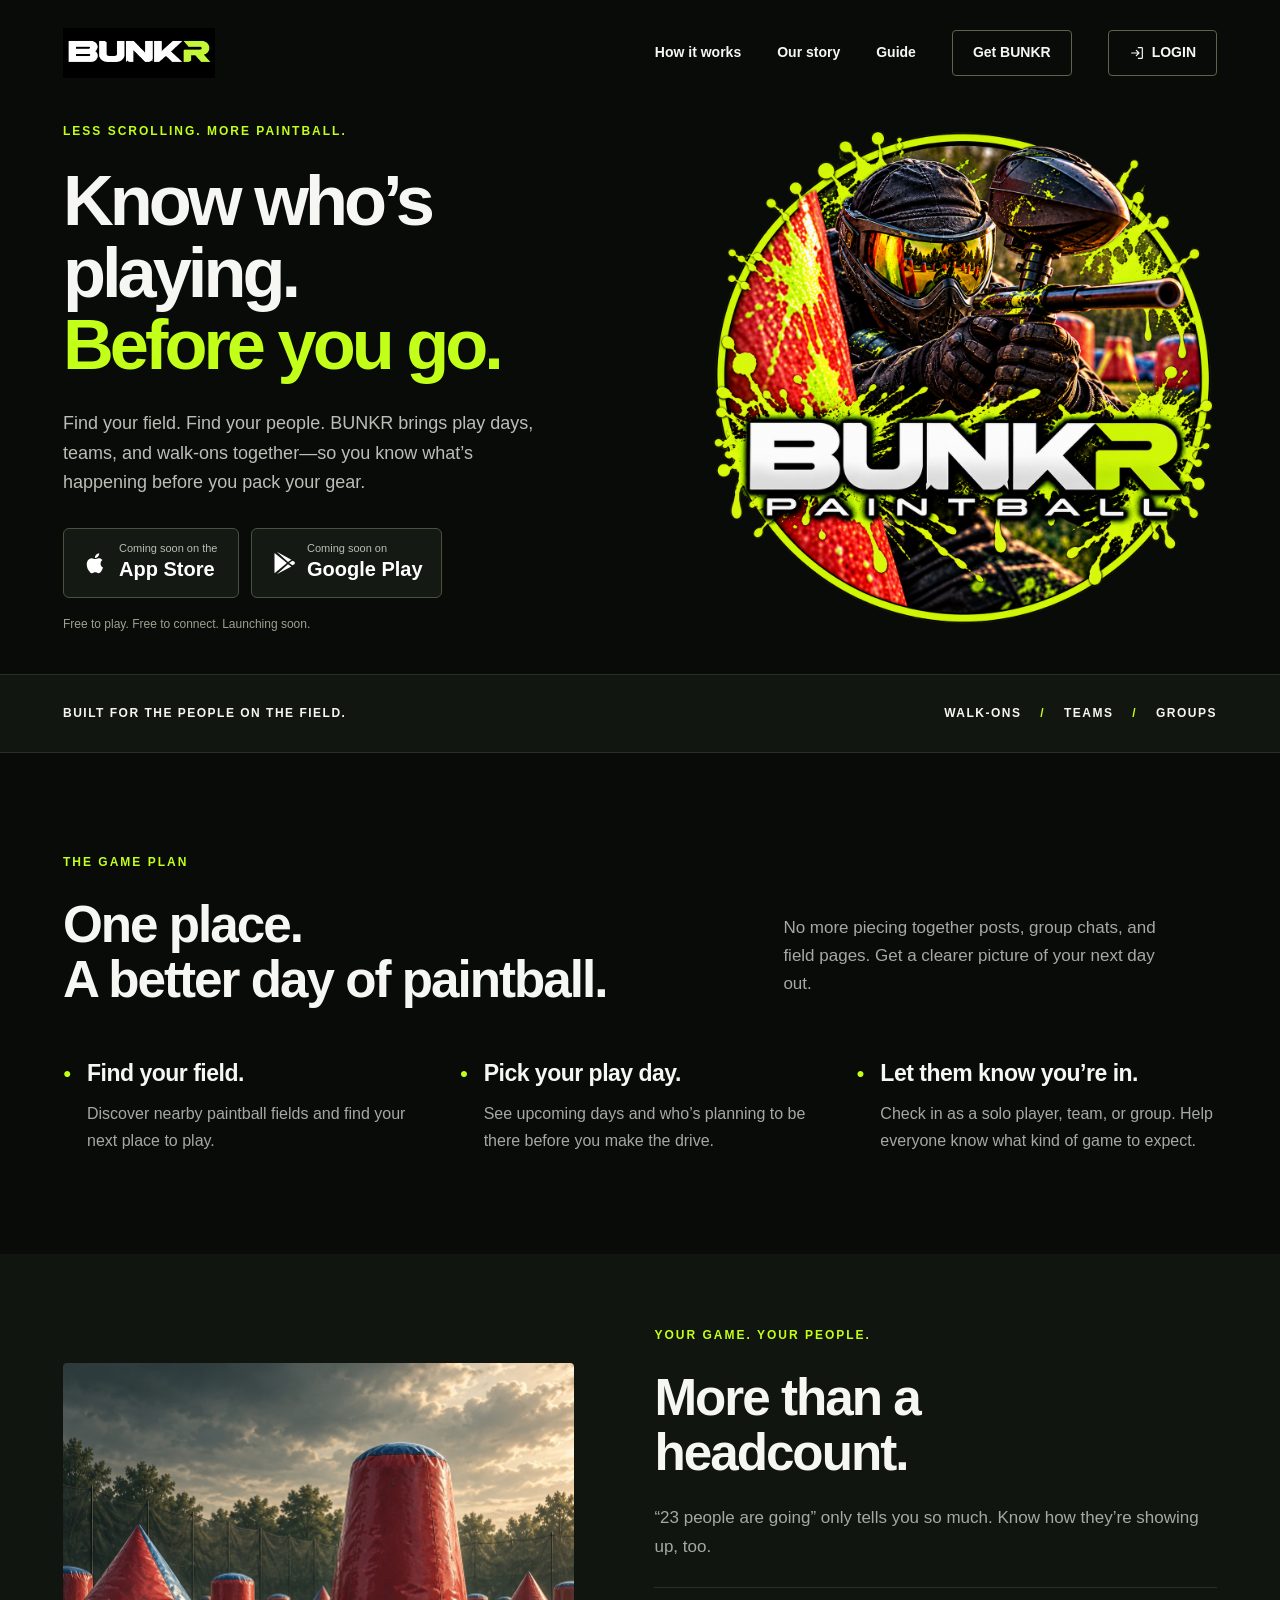
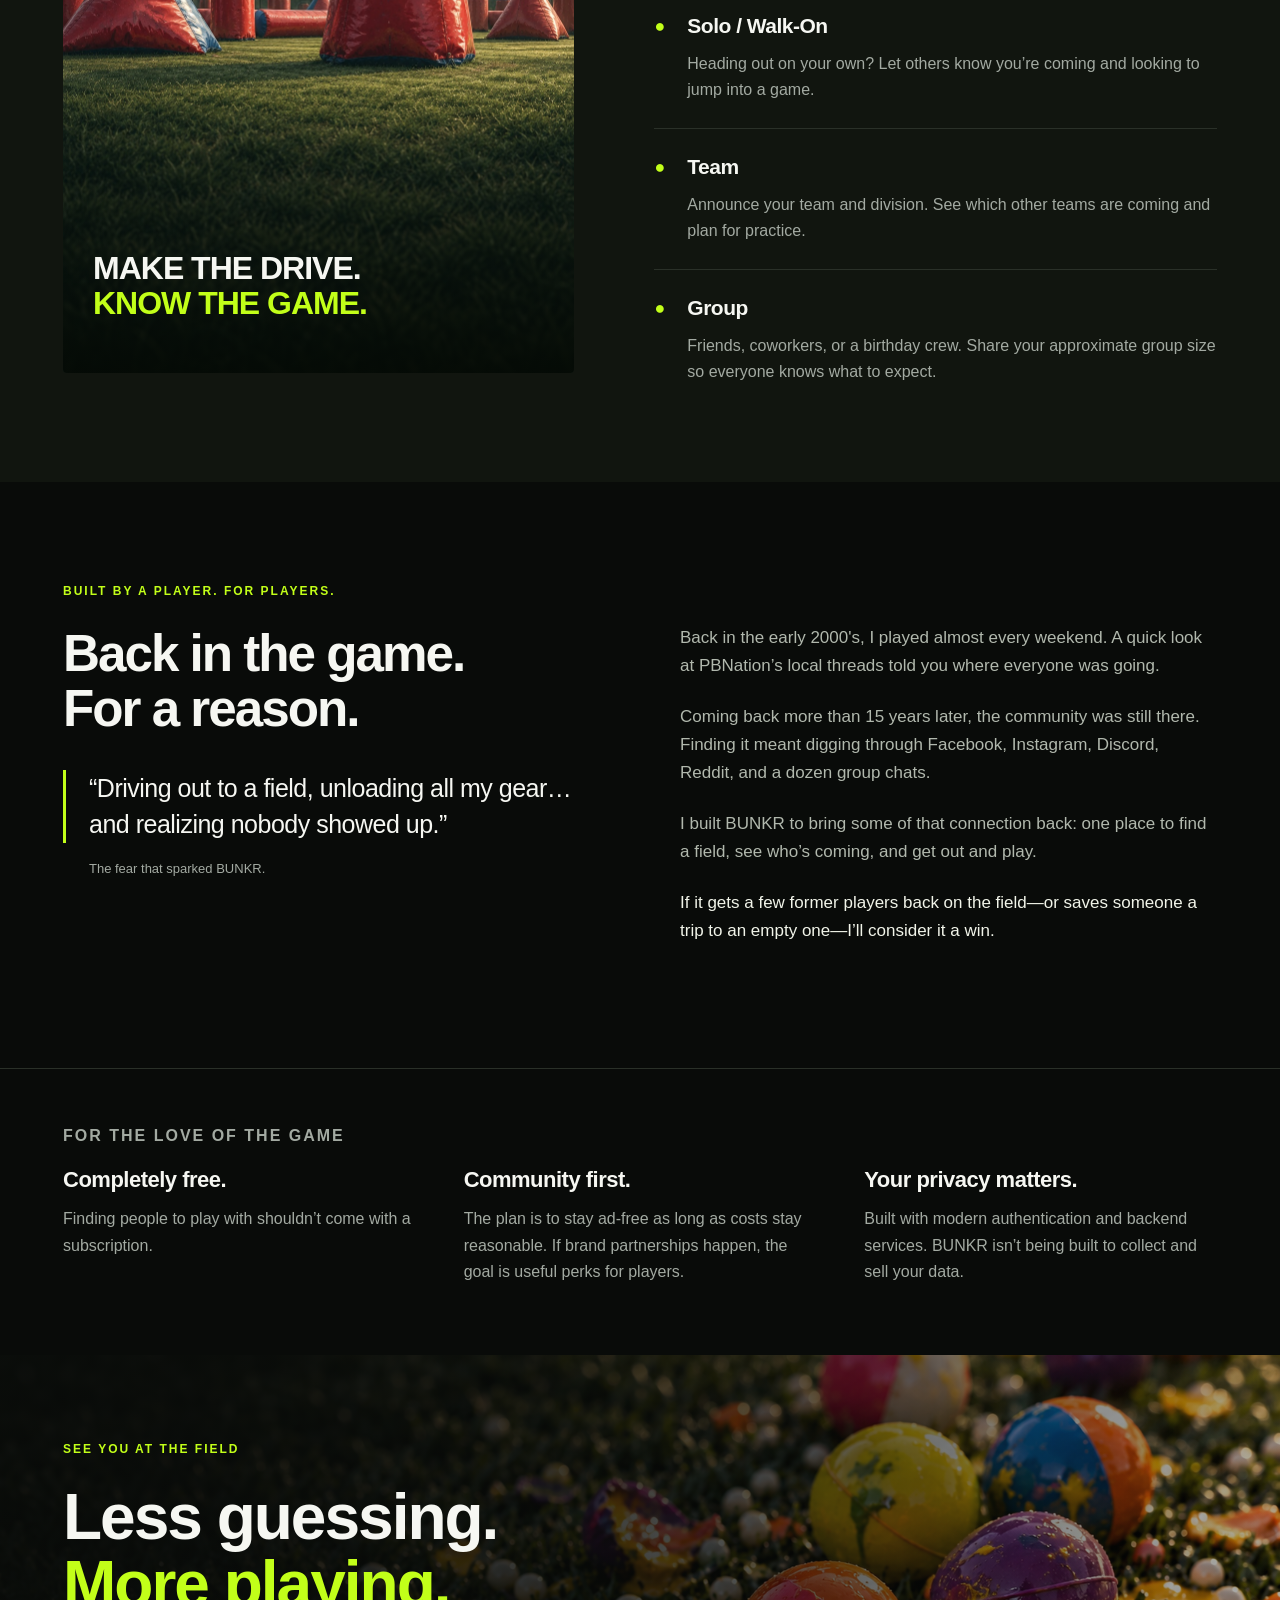
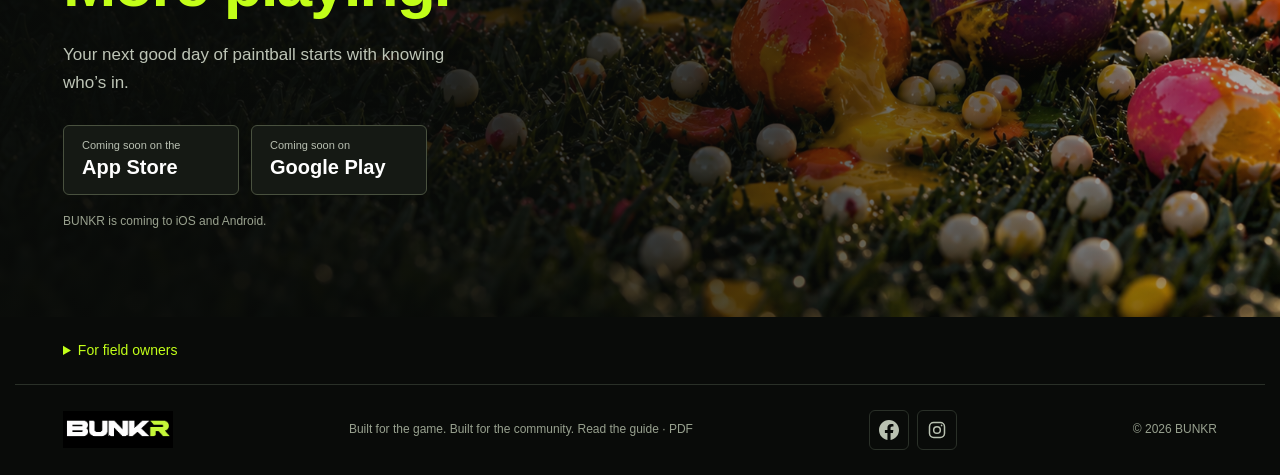
<file: index.html>
<!doctype html>
<html lang="en">
<head>
<meta charset="utf-8"><meta name="viewport" content="width=device-width,initial-scale=1">
<title>BUNKR Paintball — Find Fields, Play Days &amp; Players</title>
<meta name="description" content="Find nearby paintball fields, upcoming play days, and players planning to attend. BUNKR is free for walk-ons, teams, and groups. Play on the web.">
<meta name="theme-color" content="#090b09">
<link rel="icon" href="assets/app-icon.png"><link rel="stylesheet" href="styles.css?v=field-owner-contact-26">
<link rel="canonical" href="https://bunkrpb.com/">
<meta name="robots" content="index, follow, max-image-preview:large">
<meta property="og:type" content="website">
<meta property="og:site_name" content="BUNKR Paintball">
<meta property="og:title" content="BUNKR Paintball — Find Fields, Play Days &amp; Players">
<meta property="og:description" content="Find your field, see who's playing, and plan your next paintball day. Free for walk-ons, teams, and groups.">
<meta property="og:url" content="https://bunkrpb.com/">
<meta name="twitter:card" content="summary">
<meta name="twitter:title" content="BUNKR Paintball — Find Fields, Play Days &amp; Players">
<meta name="twitter:description" content="Find your field, see who's playing, and plan your next paintball day. Free for walk-ons, teams, and groups.">
<script type="application/ld+json">
{
  "@context": "https://schema.org",
  "@graph": [
    {
      "@type": "Organization",
      "@id": "https://bunkrpb.com/#organization",
      "name": "BUNKR Paintball",
      "alternateName": "BUNKR",
      "url": "https://bunkrpb.com/",
      "logo": "https://bunkrpb.com/assets/app-icon.png",
      "sameAs": [
        "https://www.facebook.com/BUNKRPB/",
        "https://www.instagram.com/bunkr_pb/"
      ]
    },
    {
      "@type": "WebSite",
      "@id": "https://bunkrpb.com/#website",
      "url": "https://bunkrpb.com/",
      "name": "BUNKR Paintball",
      "alternateName": "BUNKR",
      "publisher": {
        "@id": "https://bunkrpb.com/#organization"
      },
      "inLanguage": "en"
    },
    {
      "@type": "WebPage",
      "@id": "https://bunkrpb.com/#webpage",
      "url": "https://bunkrpb.com/",
      "name": "BUNKR Paintball \u2014 Find Fields, Play Days & Players",
      "isPartOf": {
        "@id": "https://bunkrpb.com/#website"
      },
      "about": {
        "@id": "https://bunkrpb.com/#organization"
      },
      "description": "Free paintball app for discovering fields, upcoming play days, and who is planning to attend.",
      "inLanguage": "en"
    }
  ]
}
</script>
</head>
<body>
<a class="skip" href="#main">Skip to content</a>
<header class="header wrap"><a href="#" aria-label="BUNKR home" class="brand"><img src="assets/wordmark.png" alt="BUNKR" width="2172" height="724"></a><nav aria-label="Main navigation"><a href="#how-it-works">How it works</a><a href="#our-story">Our story</a><a href="/guide/">Guide</a><a class="nav-cta" href="#download">Get BUNKR</a><a class="nav-cta nav-login" href="https://app.bunkrpb.com/"><svg viewBox="0 0 24 24" fill="none" stroke="currentColor" stroke-width="1.8" stroke-linecap="round" stroke-linejoin="round" aria-hidden="true"><path d="M14 4h5a1 1 0 0 1 1 1v14a1 1 0 0 1-1 1h-5M4 12h11m-4-4 4 4-4 4"/></svg><span>LOGIN</span></a></nav></header>
<main id="main">
<section class="hero wrap">
<div class="hero-copy"><p class="eyebrow">LESS SCROLLING. MORE PAINTBALL.</p><h1>Know who’s<br>playing.<br><span>Before you go.</span></h1><p class="intro">Find your field. Find your people. BUNKR brings play days, teams, and walk-ons together—so you know what’s happening before you pack your gear.</p><div class="stores" aria-label="App availability"><button disabled class="store"><svg viewBox="0 0 24 24" aria-hidden="true"><path d="M16.5 12.5c0-2 1.6-3 1.7-3.1-1-1.5-2.6-1.7-3.2-1.7-1.4-.1-2.7.8-3.4.8-.7 0-1.8-.8-2.9-.8-1.5 0-2.9.9-3.7 2.2-1.6 2.7-.4 6.8 1.1 9 .8 1.1 1.6 2.2 2.8 2.1 1.1 0 1.5-.7 2.9-.7s1.7.7 2.9.7c1.2 0 2-1.1 2.7-2.2.9-1.3 1.3-2.6 1.3-2.7-.1 0-2.2-.9-2.2-3.6ZM14.3 6.2c.6-.8 1.1-1.8 1-2.9-1 .1-2.1.6-2.8 1.4-.6.7-1.2 1.8-1 2.8 1.1.1 2.1-.5 2.8-1.3Z"/></svg><span><small>Coming soon on the</small><strong>App Store</strong></span></button><button disabled class="store"><svg viewBox="0 0 24 24" aria-hidden="true"><path d="m4 3 11 9L4 21V3Zm12 8 3-2L6 2l10 9Zm0 2 3 2-13 7 10-9Zm1-1 3-2 2 1.2v1.6L20 14l-3-2Z"/></svg><span><small>Coming soon on</small><strong>Google Play</strong></span></button></div><p class="availability">Free to play. Free to connect. Launching soon.</p></div>
<div class="hero-image"><img src="assets/bunkr-hero.png" alt="BUNKR Paintball artwork featuring a player surrounded by neon-lime paint splashes" width="1254" height="1254" fetchpriority="high"></div>
</section>
<div class="statement"><div class="wrap"><span>BUILT FOR THE PEOPLE ON THE FIELD.</span><span>WALK-ONS <b> / </b> TEAMS <b> / </b> GROUPS</span></div></div>
<section class="section wrap" id="how-it-works"><div class="section-heading"><p class="eyebrow">THE GAME PLAN</p><h2>One place.<br>A better day of paintball.</h2><p>No more piecing together posts, group chats, and field pages. Get a clearer picture of your next day out.</p></div><div class="steps"><article><span class="number" aria-hidden="true">●</span><h3>Find your field.</h3><p>Discover nearby paintball fields and find your next place to play.</p></article><article><span class="number" aria-hidden="true">●</span><h3>Pick your play day.</h3><p>See upcoming days and who’s planning to be there before you make the drive.</p></article><article><span class="number" aria-hidden="true">●</span><h3>Let them know you’re in.</h3><p>Check in as a solo player, team, or group. Help everyone know what kind of game to expect.</p></article></div></section>
<section class="play-section"><div class="wrap play-grid"><div class="field-image"><img src="assets/field.jpg" alt="Red and blue bunkers on a paintball field" width="1024" height="1536" loading="lazy"><p>MAKE THE DRIVE.<br><span>KNOW THE GAME.</span></p></div><div class="play-copy"><p class="eyebrow">YOUR GAME. YOUR PEOPLE.</p><h2>More than a<br>headcount.</h2><p class="section-intro">“23 people are going” only tells you so much. Know how they’re showing up, too.</p><div class="play-type"><span class="type-mark" aria-hidden="true">●</span><div><h3>Solo / Walk-On</h3><p>Heading out on your own? Let others know you’re coming and looking to jump into a game.</p></div></div><div class="play-type"><span class="type-mark" aria-hidden="true">●</span><div><h3>Team</h3><p>Announce your team and division. See which other teams are coming and plan for practice.</p></div></div><div class="play-type"><span class="type-mark" aria-hidden="true">●</span><div><h3>Group</h3><p>Friends, coworkers, or a birthday crew. Share your approximate group size so everyone knows what to expect.</p></div></div></div></div></section>
<section class="section wrap story" id="our-story"><div><p class="eyebrow">BUILT BY A PLAYER. FOR PLAYERS.</p><h2>Back in the game.<br>For a reason.</h2><blockquote>“Driving out to a field, unloading all my gear… and realizing nobody showed up.”</blockquote><p class="quote-caption">The fear that sparked BUNKR.</p></div><div class="story-text"><p>Back in the early 2000's, I played almost every weekend. A quick look at PBNation’s local threads told you where everyone was going.</p><p>Coming back more than 15 years later, the community was still there. Finding it meant digging through Facebook, Instagram, Discord, Reddit, and a dozen group chats.</p><p>I built BUNKR to bring some of that connection back: one place to find a field, see who’s coming, and get out and play.</p><p class="story-end">If it gets a few former players back on the field—or saves someone a trip to an empty one—I’ll consider it a win.</p></div></section>
<section class="values"><div class="wrap"><p class="eyebrow">FOR THE LOVE OF THE GAME</p><div class="values-grid"><article><h3>Completely free.</h3><p>Finding people to play with shouldn’t come with a subscription.</p></article><article><h3>Community first.</h3><p>The plan is to stay ad-free as long as costs stay reasonable. If brand partnerships happen, the goal is useful perks for players.</p></article><article><h3>Your privacy matters.</h3><p>Built with modern authentication and backend services. BUNKR isn’t being built to collect and sell your data.</p></article></div></div></section>
<section class="download" id="download"><img src="assets/paint-and-bbs.png" alt="Colorful paintballs and airsoft BBs scattered on turf" width="1672" height="941" loading="lazy"><div class="download-inner wrap"><p class="eyebrow">SEE YOU AT THE FIELD</p><h2>Less guessing.<br><span>More playing.</span></h2><p>Your next good day of paintball starts with knowing who’s in.</p><div class="stores"><button disabled class="store"><span><small>Coming soon on the</small><strong>App Store</strong></span></button><button disabled class="store"><span><small>Coming soon on</small><strong>Google Play</strong></span></button></div><p class="availability">BUNKR is coming to iOS and Android.</p></div></section>
</main><section class="wrap field-owner-info"><details><summary>For field owners</summary><p><a href="/guide/#owner-access">Read the illustrated field owner guide →</a> · <a href="/Bunkr-Field-Owner-Guide.pdf">Download PDF</a></p><p>Want to manage your field on Bunkr? Contact <a href="mailto:fields@bunkrpb.com">fields@bunkrpb.com</a> with your field name, location, your role, and the Google email you use for Bunkr. Field management is invitation-only; we’ll verify your connection to the business before assigning access.</p><a href="mailto:fields@bunkrpb.com?subject=Bunkr%20field%20management%20access&body=Field%20name%3A%0ALocation%3A%0AYour%20role%3A%0AGoogle%20email%20used%20for%20Bunkr%3A%0ABusiness%20website%2Fcontact%3A%0A">Request access by email →</a></details></section><footer class="wrap"><a href="#" class="brand" aria-label="BUNKR home"><img src="assets/wordmark.png" alt="BUNKR" width="2172" height="724"></a><p>Built for the game. Built for the community. <a href="/guide/">Read the guide</a> · <a href="/Bunkr-Field-Owner-Guide.pdf">PDF</a></p><div class="footer-socials" aria-label="BUNKR social profiles"><a href="https://www.facebook.com/BUNKRPB/" aria-label="BUNKR on Facebook"><svg viewBox="0 0 24 24" aria-hidden="true" fill="currentColor"><path d="M24 12.073C24 5.405 18.627 0 12 0S0 5.405 0 12.073C0 18.1 4.388 23.094 10.125 24v-8.437H7.078v-3.49h3.047V9.413c0-3.026 1.792-4.697 4.533-4.697 1.312 0 2.686.236 2.686.236v2.97h-1.513c-1.49 0-1.956.931-1.956 1.887v2.264h3.328l-.532 3.49h-2.796V24C19.612 23.094 24 18.1 24 12.073Z"/></svg></a><a href="https://www.instagram.com/bunkr_pb/" aria-label="BUNKR on Instagram"><svg viewBox="0 0 24 24" aria-hidden="true" fill="none" stroke="currentColor" stroke-width="1.8"><rect x="3" y="3" width="18" height="18" rx="5"/><circle cx="12" cy="12" r="4"/><circle cx="17.5" cy="6.5" r="1" fill="currentColor" stroke="none"/></svg></a></div><span>© 2026 BUNKR</span></footer>
</body></html>
</file>
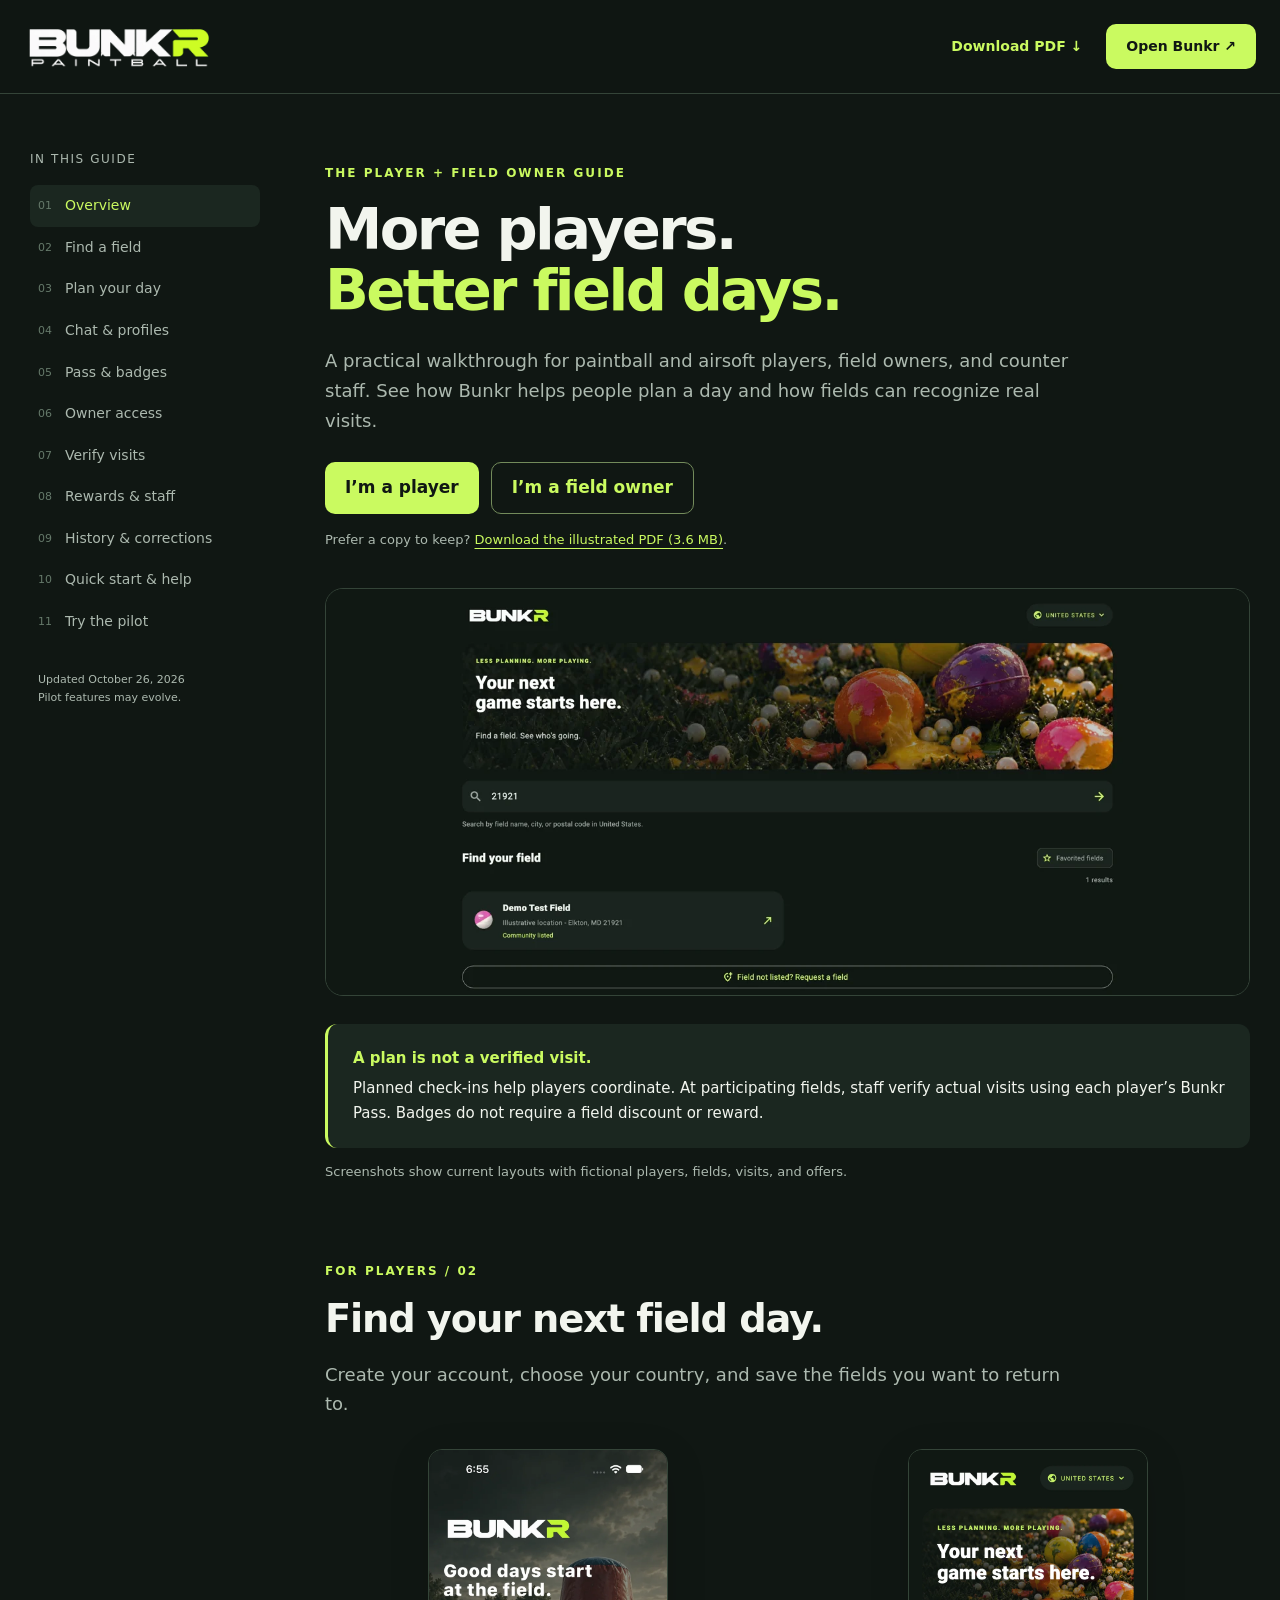
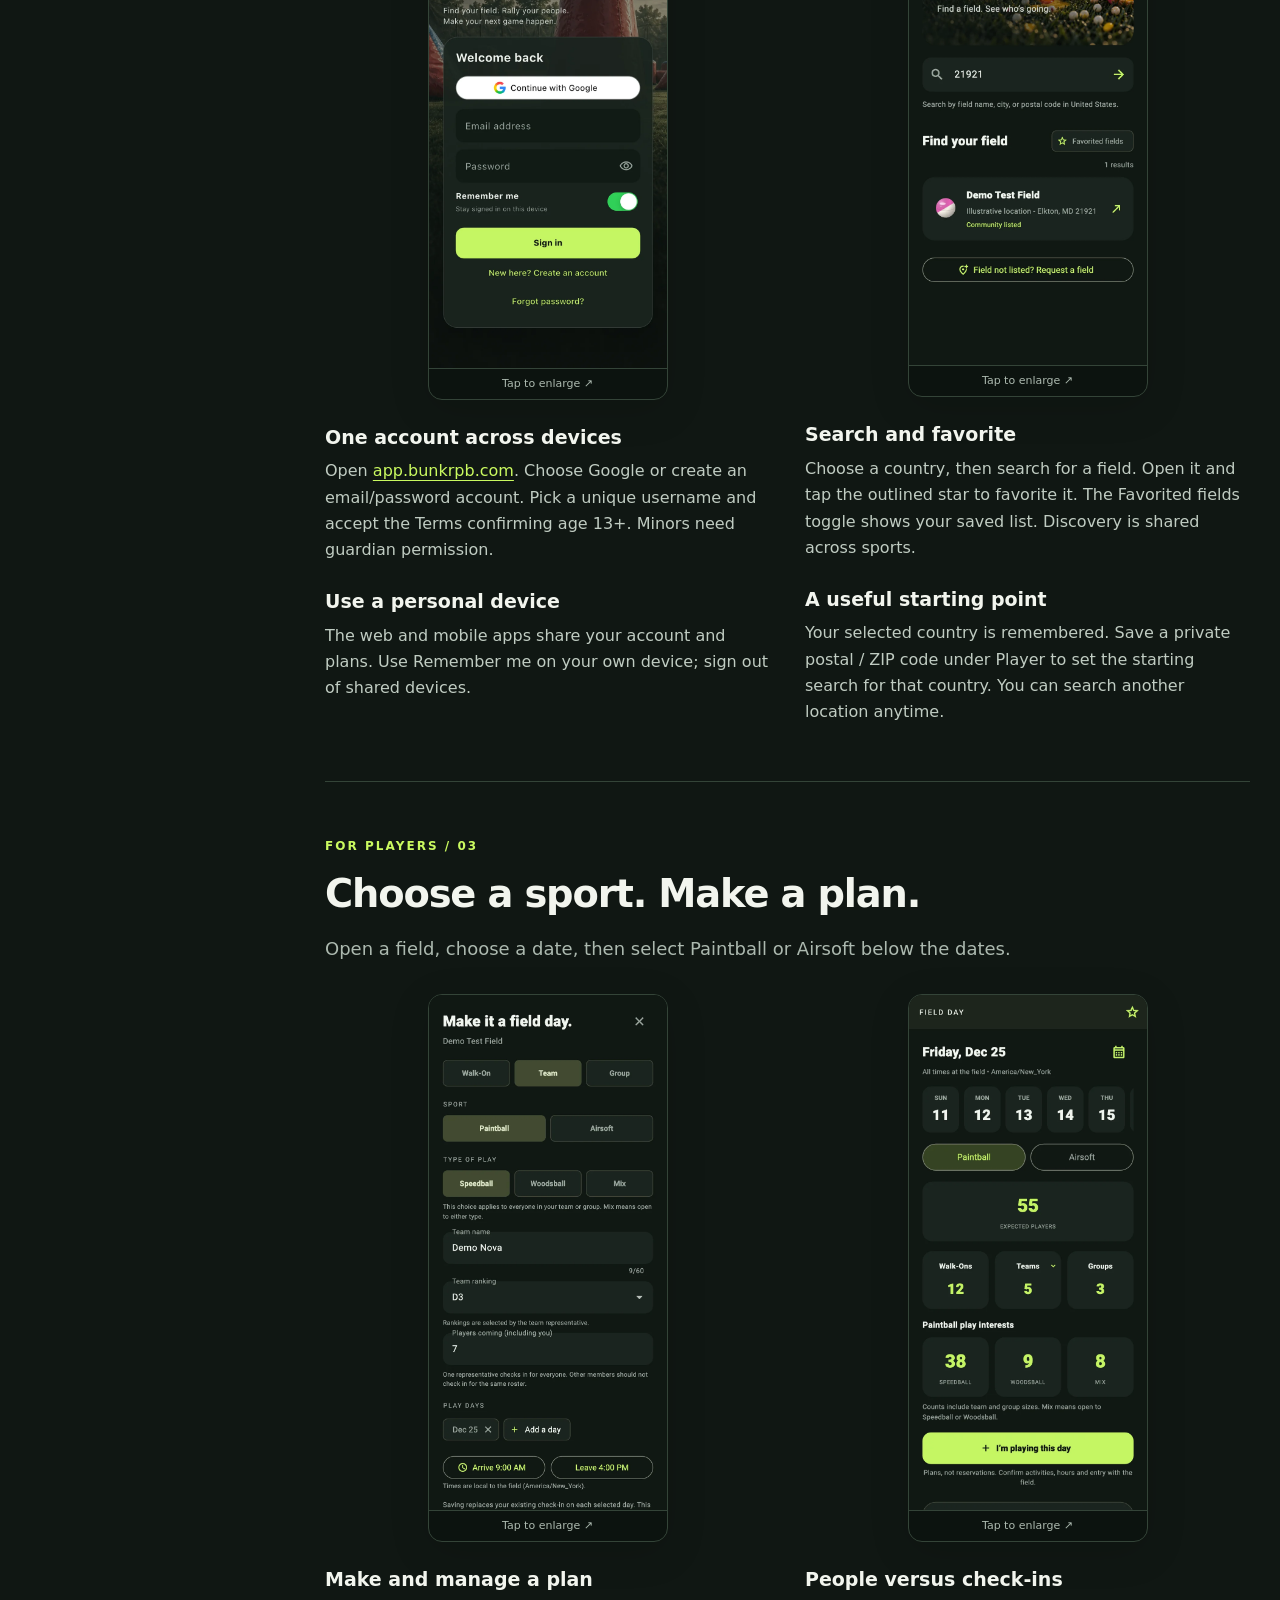
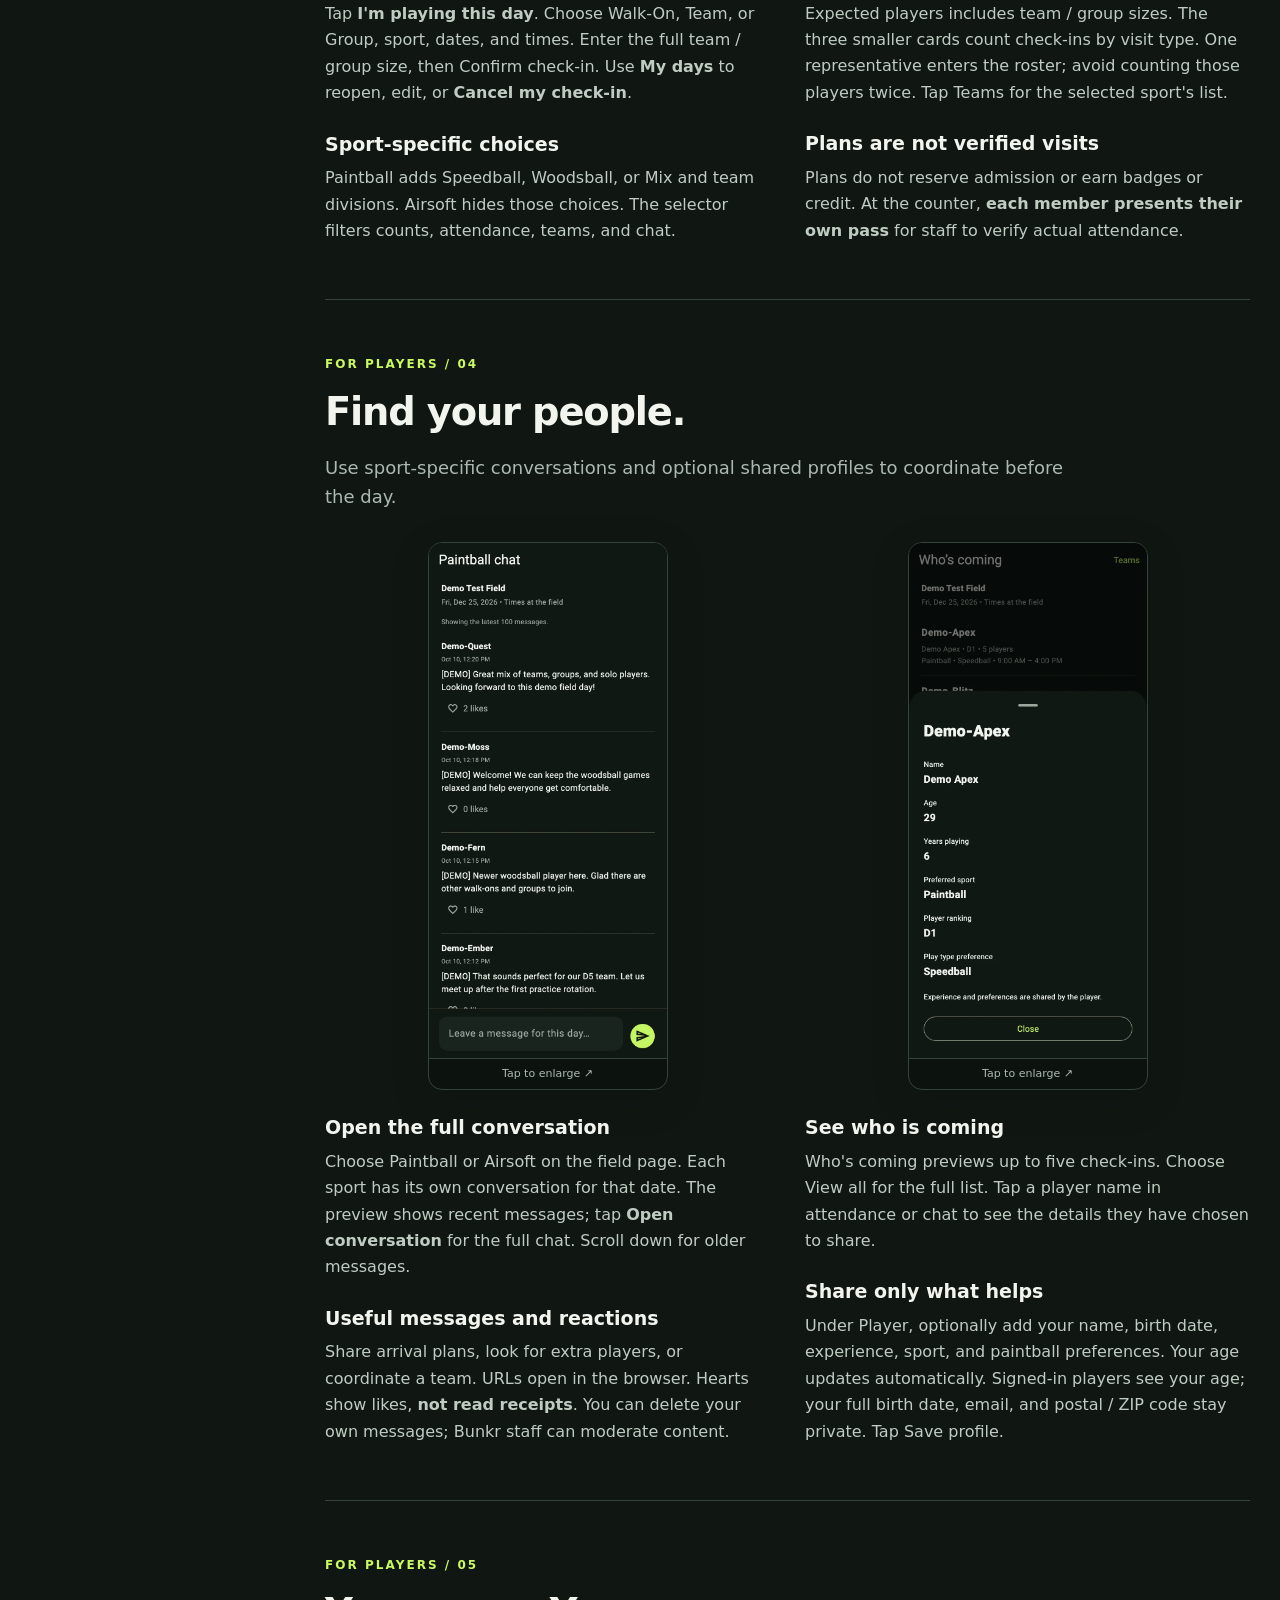
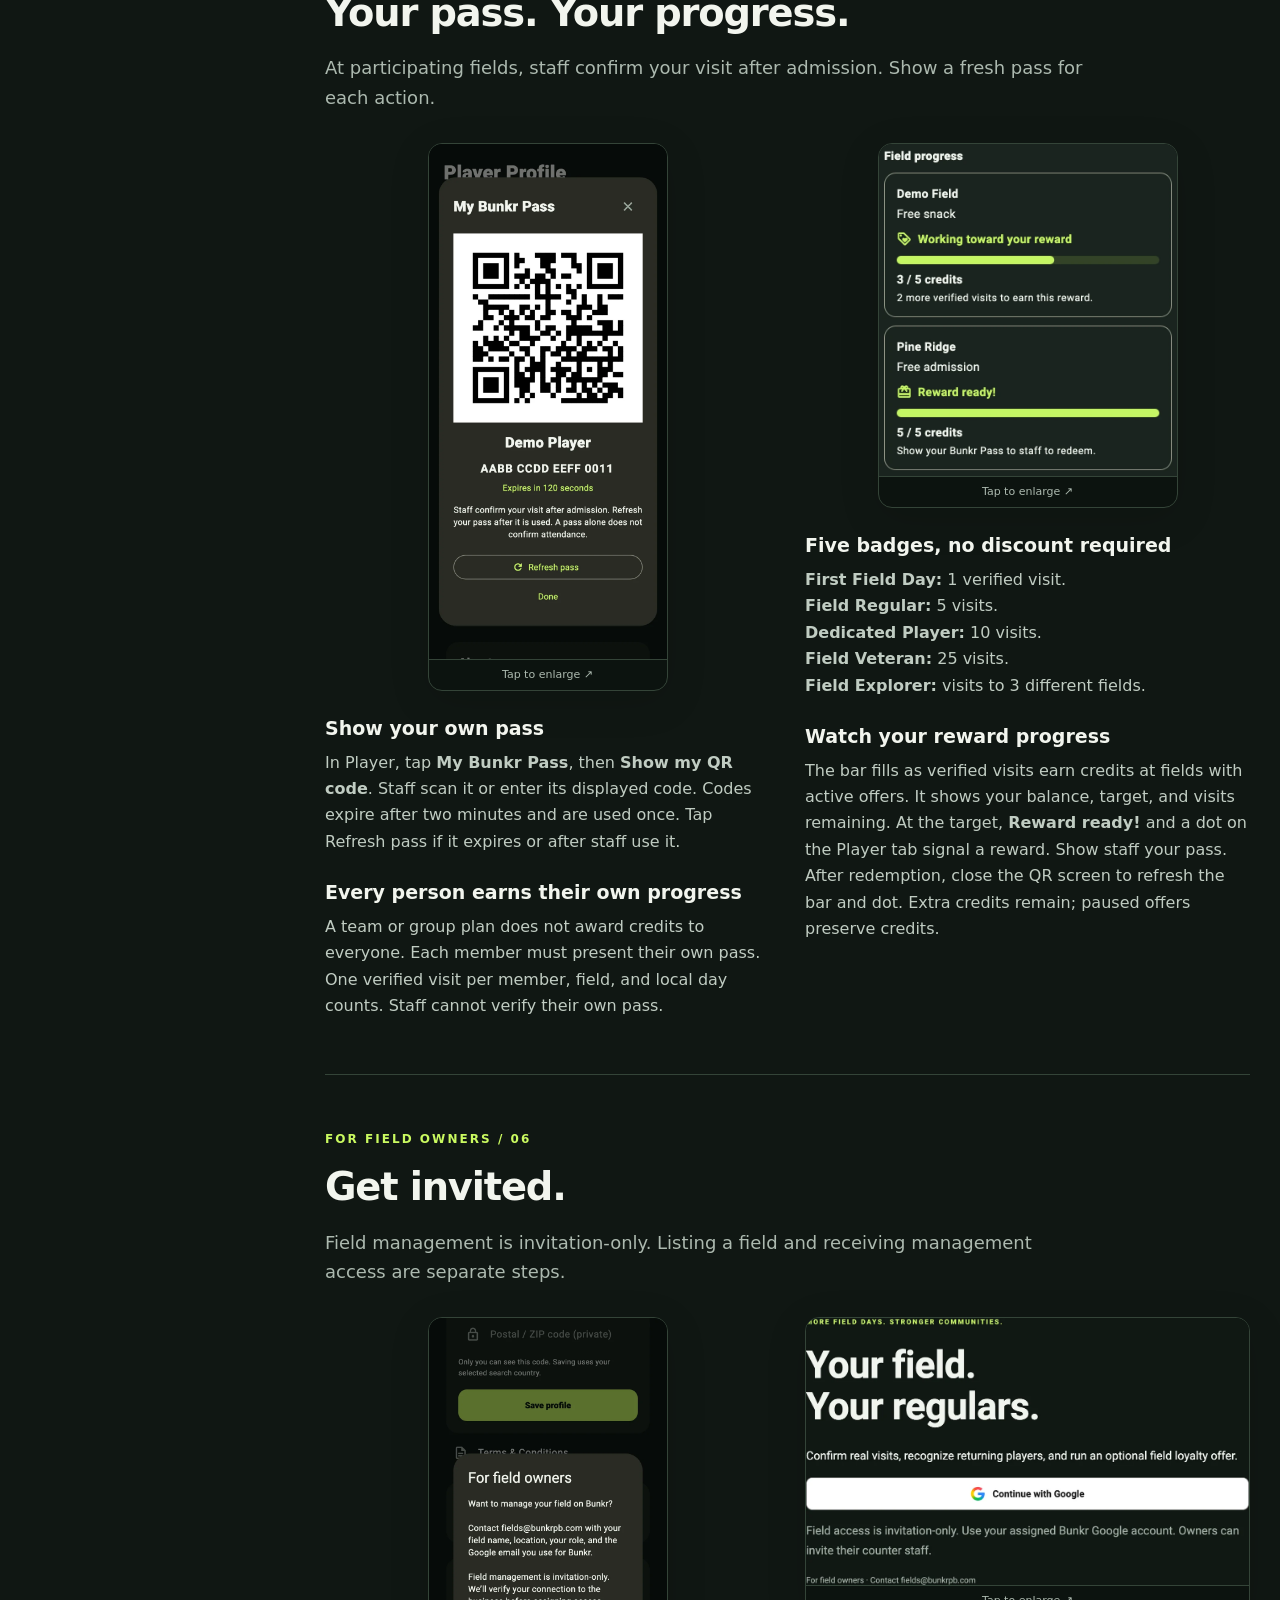
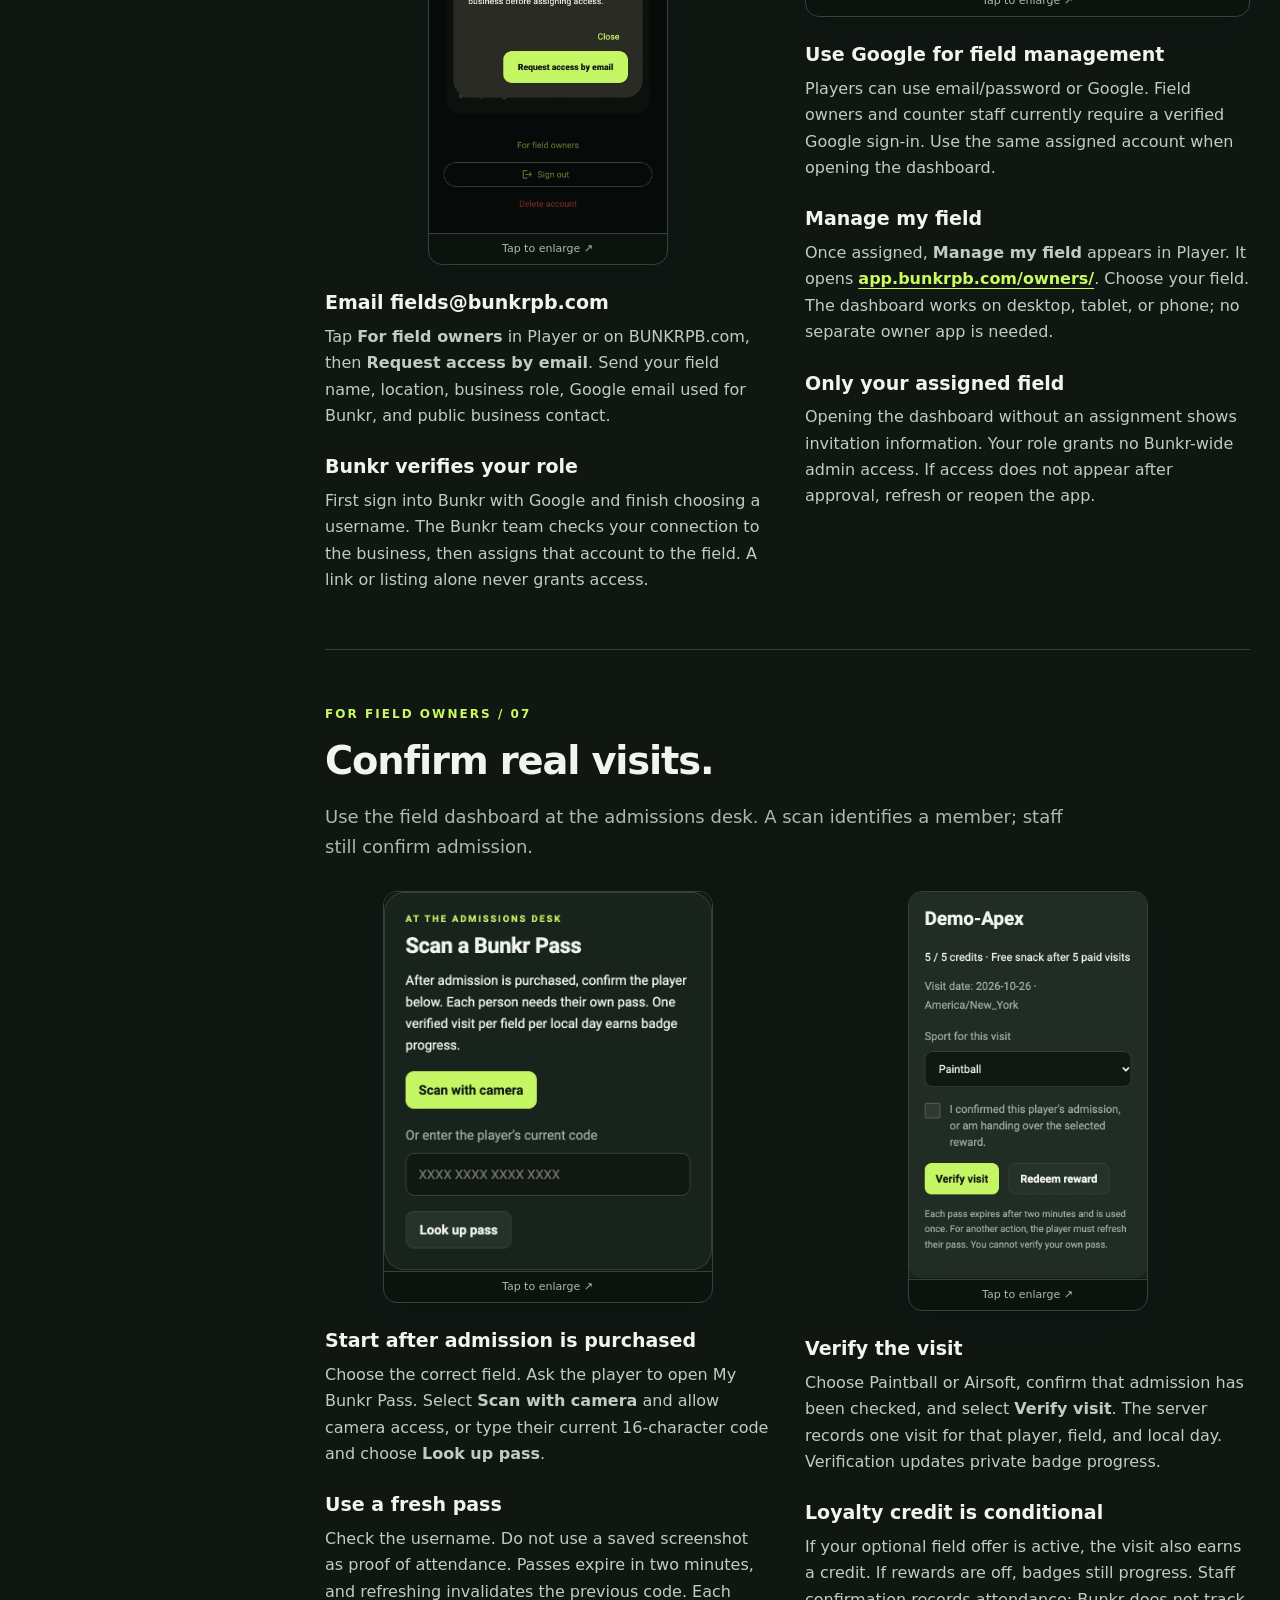
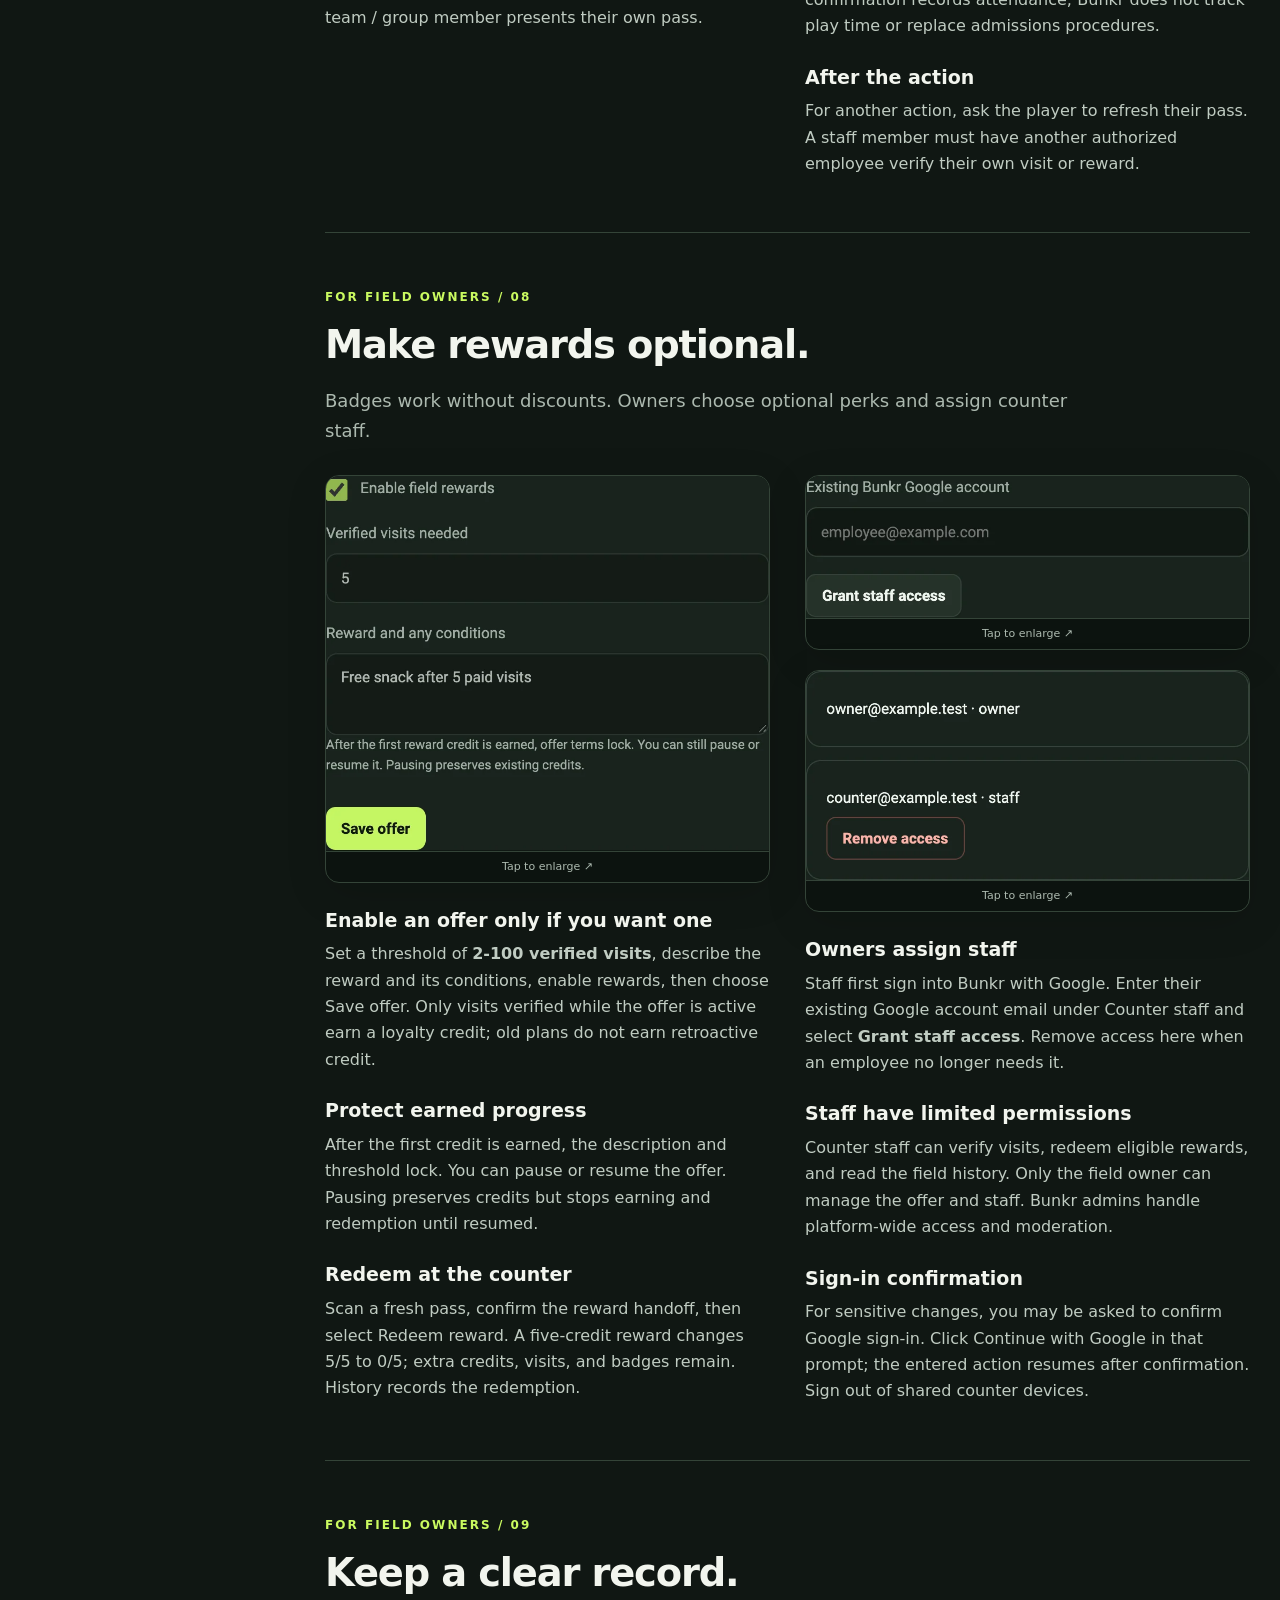
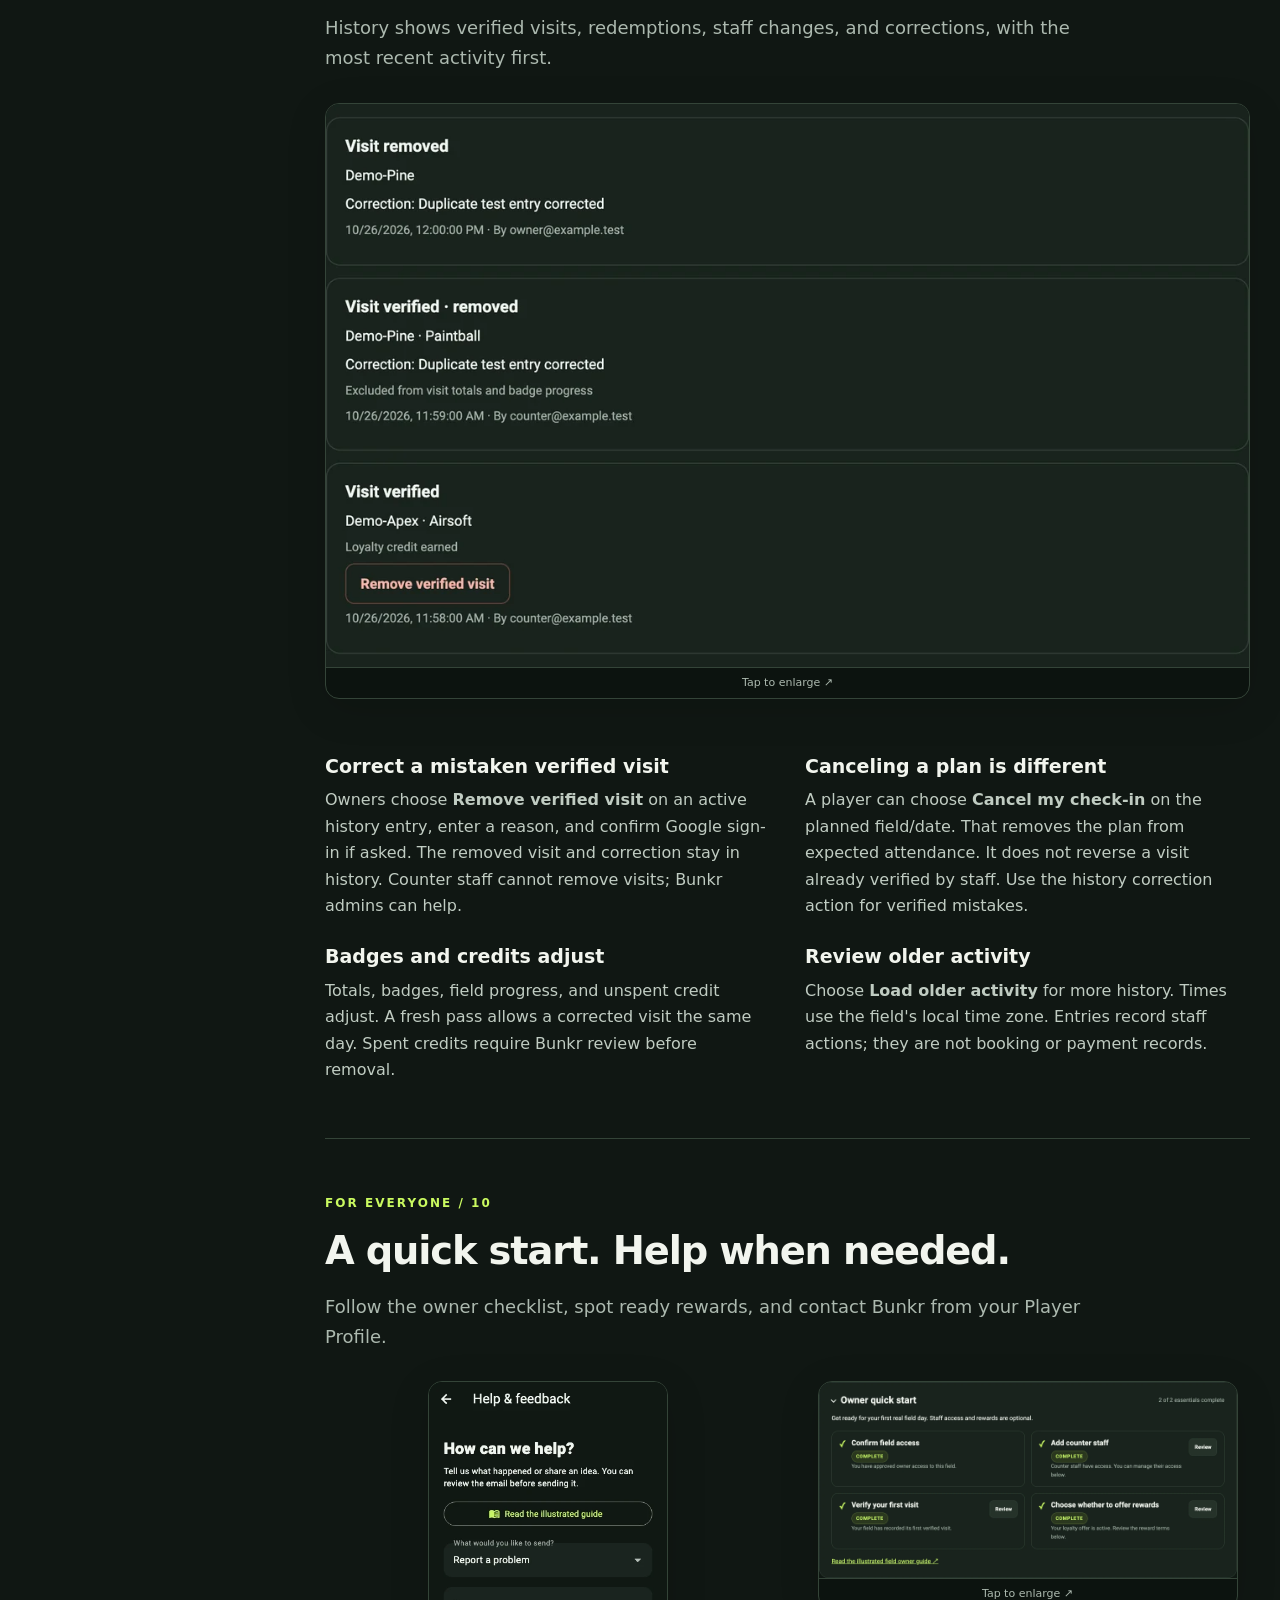
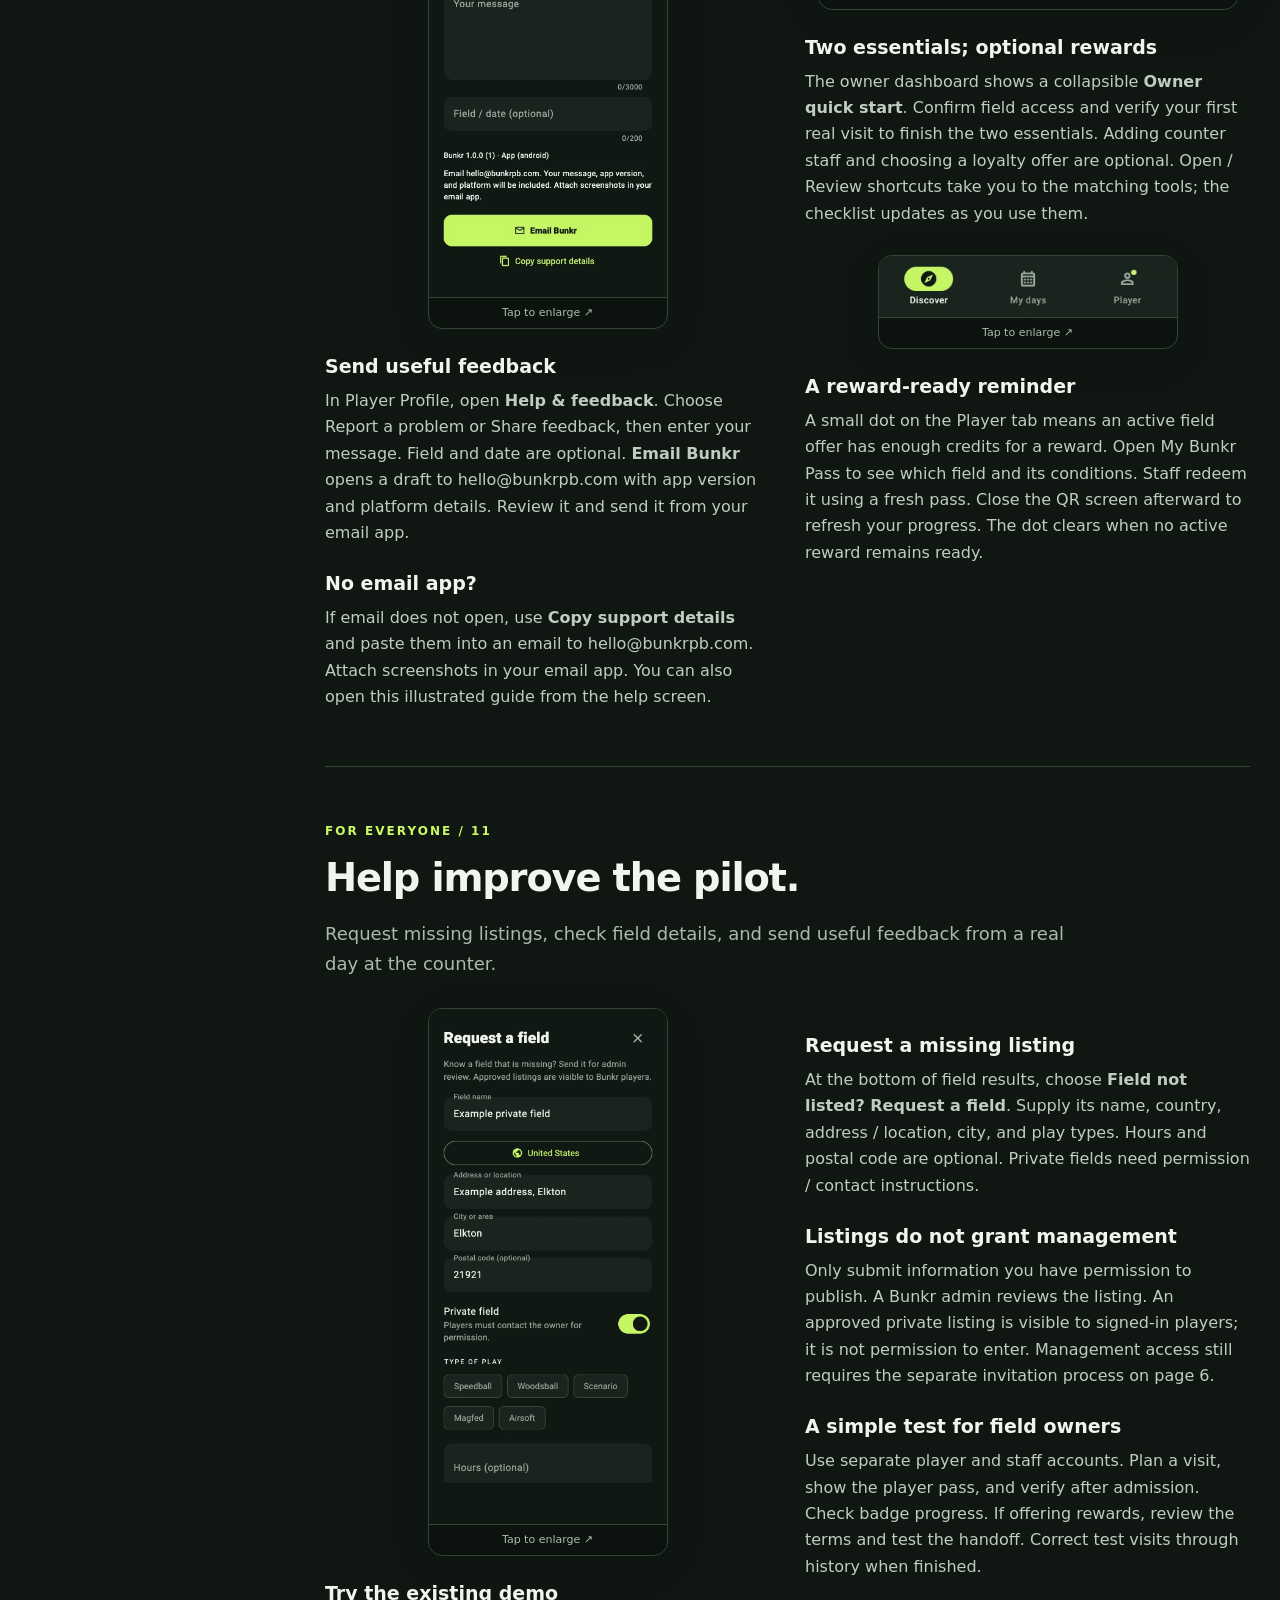
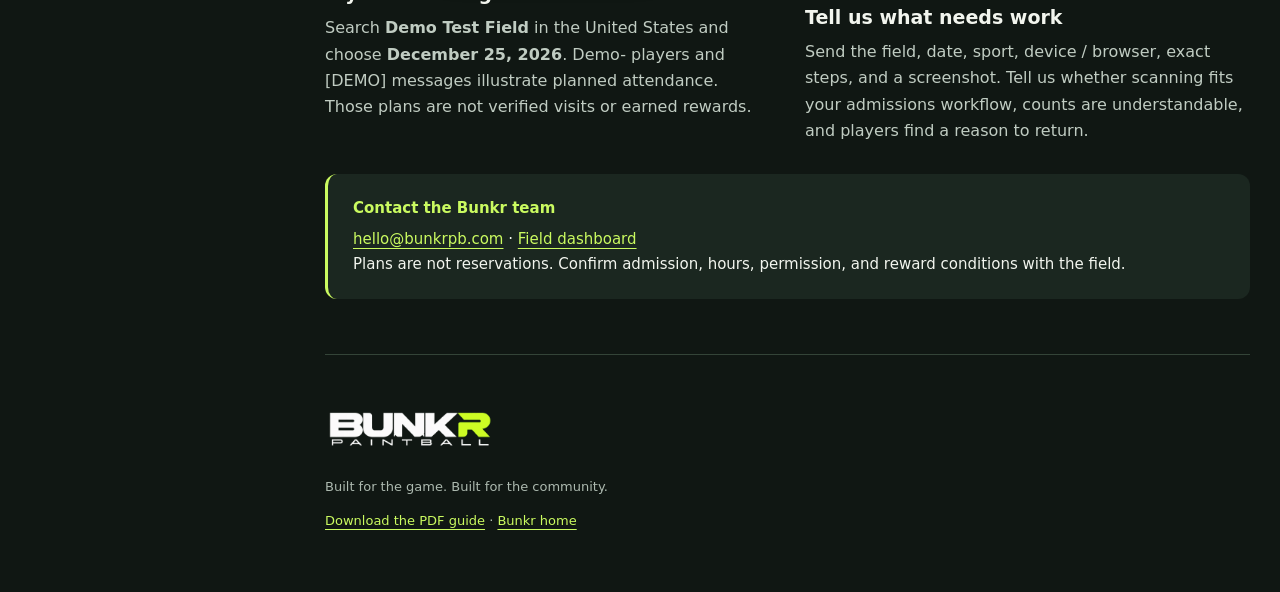
<file: guide/index.html>
<!doctype html>
<html lang="en"><head><meta charset="utf-8"><meta name="viewport" content="width=device-width,initial-scale=1">
<title>Bunkr Guide | Players & Field Owners</title><meta name="description" content="Learn how to plan paintball and airsoft days, use your Bunkr Pass, verify field visits, earn badges, and manage optional field rewards. An illustrated guide for players and field owners.">
<meta name="theme-color" content="#101713"><link rel="canonical" href="https://bunkrpb.com/guide/"><link rel="icon" href="../assets/app-icon.png"><link rel="stylesheet" href="guide.css?v=counter-image-size-1">
<meta property="og:title" content="Bunkr | Player & Field Owner Guide"><meta property="og:description" content="Read the illustrated guide online. Find fields, plan a day, use your pass, and learn the field-owner tools."><meta property="og:url" content="https://bunkrpb.com/guide/"><meta property="og:type" content="website"><meta property="og:image" content="https://bunkrpb.com/assets/bunkr-hero.png"></head>
<body><a class="skip" href="#main">Skip to guide</a><header class="topbar"><a href="/" aria-label="Bunkr home"><img src="images/logo.webp" alt="BUNKR Paintball" width="900" height="300"></a><nav aria-label="Guide actions"><a href="../Bunkr-Field-Owner-Guide.pdf">Download PDF <span aria-hidden="true">↓</span></a><a class="button" href="https://app.bunkrpb.com/">Open Bunkr ↗</a></nav></header>
<div class="layout"><aside><details open><summary>In this guide</summary><nav aria-label="Guide contents"><a href="#start"><span>01</span>Overview</a><a href="#find-a-field"><span>02</span>Find a field</a><a href="#plan-your-day"><span>03</span>Plan your day</a><a href="#community"><span>04</span>Chat & profiles</a><a href="#bunkr-pass"><span>05</span>Pass & badges</a><a href="#owner-access"><span>06</span>Owner access</a><a href="#verify-visits"><span>07</span>Verify visits</a><a href="#rewards-and-staff"><span>08</span>Rewards & staff</a><a href="#history"><span>09</span>History & corrections</a><a href="#help-and-quickstart"><span>10</span>Quick start & help</a><a href="#pilot"><span>11</span>Try the pilot</a></nav></details><p class="updated">Updated October 26, 2026<br>Pilot features may evolve.</p></aside><main id="main"><section id="start" class="hero"><p class="eyebrow">The player + field owner guide</p><h1>More players.<br><em>Better field days.</em></h1><p class="intro">A practical walkthrough for paintball and airsoft players, field owners, and counter staff. See how Bunkr helps people plan a day and how fields can recognize real visits.</p><div class="hero-actions"><a class="button" href="#find-a-field">I’m a player</a><a class="button secondary" href="#owner-access">I’m a field owner</a></div><p class="download-hint">Prefer a copy to keep? <a href="../Bunkr-Field-Owner-Guide.pdf" download>Download the illustrated PDF (3.6 MB)</a>.</p><img class="overview" src="images/overview.webp" alt="Bunkr field discovery page with a search bar and field listing" width="1400" height="624"><div class="note"><strong>A plan is not a verified visit.</strong><p>Planned check-ins help players coordinate. At participating fields, staff verify actual visits using each player’s Bunkr Pass. Badges do not require a field discount or reward.</p></div><p class="example-note">Screenshots show current layouts with fictional players, fields, visits, and offers.</p></section><section id="find-a-field" class="guide-section"><p class="eyebrow">For players / 02</p><h2>Find your next field day.</h2><p class="section-lead">Create your account, choose your country, and save the fields you want to return to.</p><div class="columns"><div class="guide-column"><button class="screenshot phone" data-image="images/iphone-simulator-latest.webp" aria-label="Enlarge screenshot: Find your next field day."><img src="images/iphone-simulator-latest.webp" alt="Bunkr find a field screen example" width="782" height="1700" loading="lazy"><span>Tap to enlarge ↗</span></button><div class="step"><h3>One account across devices</h3><p>Open <a href="https://app.bunkrpb.com/">app.bunkrpb.com</a>. Choose Google or create an email/password account. Pick a unique username and accept the Terms confirming age 13+. Minors need guardian permission.</p></div><div class="step"><h3>Use a personal device</h3><p>The web and mobile apps share your account and plans. Use Remember me on your own device; sign out of shared devices.</p></div></div><div class="guide-column"><button class="screenshot phone" data-image="images/guide-current-discover.webp" aria-label="Enlarge screenshot: Find your next field day."><img src="images/guide-current-discover.webp" alt="Bunkr find a field screen example" width="780" height="1688" loading="lazy"><span>Tap to enlarge ↗</span></button><div class="step"><h3>Search and favorite</h3><p>Choose a country, then search for a field. Open it and tap the outlined star to favorite it. The Favorited fields toggle shows your saved list. Discovery is shared across sports.</p></div><div class="step"><h3>A useful starting point</h3><p>Your selected country is remembered. Save a private postal / ZIP code under Player to set the starting search for that country. You can search another location anytime.</p></div></div></div></section><section id="plan-your-day" class="guide-section"><p class="eyebrow">For players / 03</p><h2>Choose a sport. Make a plan.</h2><p class="section-lead">Open a field, choose a date, then select Paintball or Airsoft below the dates.</p><div class="columns"><div class="guide-column"><button class="screenshot phone" data-image="images/guide-current-checkin.webp" aria-label="Enlarge screenshot: Choose a sport. Make a plan."><img src="images/guide-current-checkin.webp" alt="Bunkr plan your day screen example" width="785" height="1700" loading="lazy"><span>Tap to enlarge ↗</span></button><div class="step"><h3>Make and manage a plan</h3><p>Tap <b>I'm playing this day</b>. Choose Walk-On, Team, or Group, sport, dates, and times. Enter the full team / group size, then Confirm check-in. Use <b>My days</b> to reopen, edit, or <b>Cancel my check-in</b>.</p></div><div class="step"><h3>Sport-specific choices</h3><p>Paintball adds Speedball, Woodsball, or Mix and team divisions. Airsoft hides those choices. The selector filters counts, attendance, teams, and chat.</p></div></div><div class="guide-column"><button class="screenshot phone" data-image="images/guide-current-day.webp" aria-label="Enlarge screenshot: Choose a sport. Make a plan."><img src="images/guide-current-day.webp" alt="Bunkr plan your day screen example" width="780" height="1688" loading="lazy"><span>Tap to enlarge ↗</span></button><div class="step"><h3>People versus check-ins</h3><p>Expected players includes team / group sizes. The three smaller cards count check-ins by visit type. One representative enters the roster; avoid counting those players twice. Tap Teams for the selected sport's list.</p></div><div class="step"><h3>Plans are not verified visits</h3><p>Plans do not reserve admission or earn badges or credit. At the counter, <b>each member presents their own pass</b> for staff to verify actual attendance.</p></div></div></div></section><section id="community" class="guide-section"><p class="eyebrow">For players / 04</p><h2>Find your people.</h2><p class="section-lead">Use sport-specific conversations and optional shared profiles to coordinate before the day.</p><div class="columns"><div class="guide-column"><button class="screenshot phone" data-image="images/guide-current-conversation.webp" aria-label="Enlarge screenshot: Find your people."><img src="images/guide-current-conversation.webp" alt="Bunkr chat &amp; profiles screen example" width="780" height="1688" loading="lazy"><span>Tap to enlarge ↗</span></button><div class="step"><h3>Open the full conversation</h3><p>Choose Paintball or Airsoft on the field page. Each sport has its own conversation for that date. The preview shows recent messages; tap <b>Open conversation</b> for the full chat. Scroll down for older messages.</p></div><div class="step"><h3>Useful messages and reactions</h3><p>Share arrival plans, look for extra players, or coordinate a team. URLs open in the browser. Hearts show likes, <b>not read receipts</b>. You can delete your own messages; Bunkr staff can moderate content.</p></div></div><div class="guide-column"><button class="screenshot phone" data-image="images/guide-current-player-details.webp" aria-label="Enlarge screenshot: Find your people."><img src="images/guide-current-player-details.webp" alt="Bunkr chat &amp; profiles screen example" width="780" height="1688" loading="lazy"><span>Tap to enlarge ↗</span></button><div class="step"><h3>See who is coming</h3><p>Who's coming previews up to five check-ins. Choose View all for the full list. Tap a player name in attendance or chat to see the details they have chosen to share.</p></div><div class="step"><h3>Share only what helps</h3><p>Under Player, optionally add your name, birth date, experience, sport, and paintball preferences. Your age updates automatically. Signed-in players see your age; your full birth date, email, and postal / ZIP code stay private. Tap Save profile.</p></div></div></div></section><section id="bunkr-pass" class="guide-section"><p class="eyebrow">For players / 05</p><h2>Your pass. Your progress.</h2><p class="section-lead">At participating fields, staff confirm your visit after admission. Show a fresh pass for each action.</p><div class="columns"><div class="guide-column"><button class="screenshot phone" data-image="images/guide-2026-pass-code.webp" aria-label="Enlarge screenshot: Your pass. Your progress."><img src="images/guide-2026-pass-code.webp" alt="Bunkr pass &amp; badges screen example" width="780" height="1688" loading="lazy"><span>Tap to enlarge ↗</span></button><div class="step"><h3>Show your own pass</h3><p>In Player, tap <b>My Bunkr Pass</b>, then <b>Show my QR code</b>. Staff scan it or enter its displayed code. Codes expire after two minutes and are used once. Tap Refresh pass if it expires or after staff use it.</p></div><div class="step"><h3>Every person earns their own progress</h3><p>A team or group plan does not award credits to everyone. Each member must present their own pass. One verified visit per member, field, and local day counts. Staff cannot verify their own pass.</p></div></div><div class="guide-column"><button class="screenshot reward-progress" data-image="images/reward-progress.webp" aria-label="Enlarge reward progress bars"><img src="images/reward-progress.webp" alt="Example field reward progress: 3 of 5 credits and a full bar marked Reward ready" width="708" height="790" loading="lazy"><span>Tap to enlarge ↗</span></button><div class="step"><h3>Five badges, no discount required</h3><p><b>First Field Day:</b> 1 verified visit.<br><b>Field Regular:</b> 5 visits.<br><b>Dedicated Player:</b> 10 visits.<br><b>Field Veteran:</b> 25 visits.<br><b>Field Explorer:</b> visits to 3 different fields.</p></div><div class="step"><h3>Watch your reward progress</h3><p>The bar fills as verified visits earn credits at fields with active offers. It shows your balance, target, and visits remaining. At the target, <b>Reward ready!</b> and a dot on the Player tab signal a reward. Show staff your pass. After redemption, close the QR screen to refresh the bar and dot. Extra credits remain; paused offers preserve credits.</p></div></div></div></section><section id="owner-access" class="guide-section"><p class="eyebrow">For field owners / 06</p><h2>Get invited.</h2><p class="section-lead">Field management is invitation-only. Listing a field and receiving management access are separate steps.</p><div class="columns"><div class="guide-column"><button class="screenshot phone" data-image="images/guide-2026-owner-contact.webp" aria-label="Enlarge screenshot: Get invited."><img src="images/guide-2026-owner-contact.webp" alt="Bunkr owner access screen example" width="780" height="1688" loading="lazy"><span>Tap to enlarge ↗</span></button><div class="step"><h3>Email fields@bunkrpb.com</h3><p>Tap <b>For field owners</b> in Player or on BUNKRPB.com, then <b>Request access by email</b>. Send your field name, location, business role, Google email used for Bunkr, and public business contact.</p></div><div class="step"><h3>Bunkr verifies your role</h3><p>First sign into Bunkr with Google and finish choosing a username. The Bunkr team checks your connection to the business, then assigns that account to the field. A link or listing alone never grants access.</p></div></div><div class="guide-column"><button class="screenshot wide" data-image="images/guide-2026-owner-login.webp" aria-label="Enlarge screenshot: Get invited."><img src="images/guide-2026-owner-login.webp" alt="Bunkr owner access screen example" width="1100" height="663" loading="lazy"><span>Tap to enlarge ↗</span></button><div class="step"><h3>Use Google for field management</h3><p>Players can use email/password or Google. Field owners and counter staff currently require a verified Google sign-in. Use the same assigned account when opening the dashboard.</p></div><div class="step"><h3>Manage my field</h3><p>Once assigned, <b>Manage my field</b> appears in Player. It opens <a href="https://app.bunkrpb.com/owners/"><b>app.bunkrpb.com/owners/</b></a>. Choose your field. The dashboard works on desktop, tablet, or phone; no separate owner app is needed.</p></div><div class="step"><h3>Only your assigned field</h3><p>Opening the dashboard without an assignment shows invitation information. Your role grants no Bunkr-wide admin access. If access does not appear after approval, refresh or reopen the app.</p></div></div></div></section><section id="verify-visits" class="guide-section"><p class="eyebrow">For field owners / 07</p><h2>Confirm real visits.</h2><p class="section-lead">Use the field dashboard at the admissions desk. A scan identifies a member; staff still confirm admission.</p><div class="columns"><div class="guide-column"><button class="screenshot counter-example" data-image="images/guide-2026-counter.webp" aria-label="Enlarge screenshot: Confirm real visits."><img src="images/guide-2026-counter.webp" alt="Bunkr verify visits screen example" width="700" height="808" loading="lazy"><span>Tap to enlarge ↗</span></button><div class="step"><h3>Start after admission is purchased</h3><p>Choose the correct field. Ask the player to open My Bunkr Pass. Select <b>Scan with camera</b> and allow camera access, or type their current 16-character code and choose <b>Look up pass</b>.</p></div><div class="step"><h3>Use a fresh pass</h3><p>Check the username. Do not use a saved screenshot as proof of attendance. Passes expire in two minutes, and refreshing invalidates the previous code. Each team / group member presents their own pass.</p></div></div><div class="guide-column"><button class="screenshot phone" data-image="images/guide-2026-player-confirm.webp" aria-label="Enlarge screenshot: Confirm real visits."><img src="images/guide-2026-player-confirm.webp" alt="Bunkr verify visits screen example" width="608" height="988" loading="lazy"><span>Tap to enlarge ↗</span></button><div class="step"><h3>Verify the visit</h3><p>Choose Paintball or Airsoft, confirm that admission has been checked, and select <b>Verify visit</b>. The server records one visit for that player, field, and local day. Verification updates private badge progress.</p></div><div class="step"><h3>Loyalty credit is conditional</h3><p>If your optional field offer is active, the visit also earns a credit. If rewards are off, badges still progress. Staff confirmation records attendance; Bunkr does not track play time or replace admissions procedures.</p></div><div class="step"><h3>After the action</h3><p>For another action, ask the player to refresh their pass. A staff member must have another authorized employee verify their own visit or reward.</p></div></div></div></section><section id="rewards-and-staff" class="guide-section"><p class="eyebrow">For field owners / 08</p><h2>Make rewards optional.</h2><p class="section-lead">Badges work without discounts. Owners choose optional perks and assign counter staff.</p><div class="columns"><div class="guide-column"><button class="screenshot wide" data-image="images/guide-2026-offer.webp" aria-label="Enlarge screenshot: Make rewards optional."><img src="images/guide-2026-offer.webp" alt="Bunkr rewards &amp; staff screen example" width="826" height="698" loading="lazy"><span>Tap to enlarge ↗</span></button><div class="step"><h3>Enable an offer only if you want one</h3><p>Set a threshold of <b>2-100 verified visits</b>, describe the reward and its conditions, enable rewards, then choose Save offer. Only visits verified while the offer is active earn a loyalty credit; old plans do not earn retroactive credit.</p></div><div class="step"><h3>Protect earned progress</h3><p>After the first credit is earned, the description and threshold lock. You can pause or resume the offer. Pausing preserves credits but stops earning and redemption until resumed.</p></div><div class="step"><h3>Redeem at the counter</h3><p>Scan a fresh pass, confirm the reward handoff, then select Redeem reward. A five-credit reward changes 5/5 to 0/5; extra credits, visits, and badges remain. History records the redemption.</p></div></div><div class="guide-column"><button class="screenshot wide" data-image="images/guide-2026-staff.webp" aria-label="Enlarge screenshot: Make rewards optional."><img src="images/guide-2026-staff.webp" alt="Bunkr rewards &amp; staff screen example" width="826" height="264" loading="lazy"><span>Tap to enlarge ↗</span></button><button class="screenshot wide" data-image="images/guide-2026-staff-list.webp" aria-label="Enlarge screenshot: Make rewards optional."><img src="images/guide-2026-staff-list.webp" alt="Bunkr rewards &amp; staff screen example" width="826" height="390" loading="lazy"><span>Tap to enlarge ↗</span></button><div class="step"><h3>Owners assign staff</h3><p>Staff first sign into Bunkr with Google. Enter their existing Google account email under Counter staff and select <b>Grant staff access</b>. Remove access here when an employee no longer needs it.</p></div><div class="step"><h3>Staff have limited permissions</h3><p>Counter staff can verify visits, redeem eligible rewards, and read the field history. Only the field owner can manage the offer and staff. Bunkr admins handle platform-wide access and moderation.</p></div><div class="step"><h3>Sign-in confirmation</h3><p>For sensitive changes, you may be asked to confirm Google sign-in. Click Continue with Google in that prompt; the entered action resumes after confirmation. Sign out of shared counter devices.</p></div></div></div></section><section id="history" class="guide-section"><p class="eyebrow">For field owners / 09</p><h2>Keep a clear record.</h2><p class="section-lead">History shows verified visits, redemptions, staff changes, and corrections, with the most recent activity first.</p><button class="screenshot wide" data-image="images/guide-2026-history.webp" aria-label="Enlarge screenshot: Keep a clear record."><img src="images/guide-2026-history.webp" alt="Bunkr history &amp; corrections screen example" width="1100" height="671" loading="lazy"><span>Tap to enlarge ↗</span></button><div class="columns"><div><div class="step"><h3>Correct a mistaken verified visit</h3><p>Owners choose <b>Remove verified visit</b> on an active history entry, enter a reason, and confirm Google sign-in if asked. The removed visit and correction stay in history. Counter staff cannot remove visits; Bunkr admins can help.</p></div><div class="step"><h3>Badges and credits adjust</h3><p>Totals, badges, field progress, and unspent credit adjust. A fresh pass allows a corrected visit the same day. Spent credits require Bunkr review before removal.</p></div></div><div><div class="step"><h3>Canceling a plan is different</h3><p>A player can choose <b>Cancel my check-in</b> on the planned field/date. That removes the plan from expected attendance. It does not reverse a visit already verified by staff. Use the history correction action for verified mistakes.</p></div><div class="step"><h3>Review older activity</h3><p>Choose <b>Load older activity</b> for more history. Times use the field's local time zone. Entries record staff actions; they are not booking or payment records.</p></div></div></div></section><section id="help-and-quickstart" class="guide-section"><p class="eyebrow">For everyone / 10</p><h2>A quick start. Help when needed.</h2><p class="section-lead">Follow the owner checklist, spot ready rewards, and contact Bunkr from your Player Profile.</p><div class="columns"><div class="guide-column"><button class="screenshot phone" data-image="images/help-feedback-dark.webp" aria-label="Enlarge screenshot: Help and feedback screen with message and email options"><img src="images/help-feedback-dark.webp" alt="Help and feedback screen with message and email options" width="390" height="844" loading="lazy"><span>Tap to enlarge ↗</span></button><div class="step"><h3>Send useful feedback</h3><p>In Player Profile, open <b>Help &amp; feedback</b>. Choose Report a problem or Share feedback, then enter your message. Field and date are optional. <b>Email Bunkr</b> opens a draft to hello@bunkrpb.com with app version and platform details. Review it and send it from your email app.</p></div><div class="step"><h3>No email app?</h3><p>If email does not open, use <b>Copy support details</b> and paste them into an email to hello@bunkrpb.com. Attach screenshots in your email app. You can also open this illustrated guide from the help screen.</p></div></div><div class="guide-column"><button class="screenshot quickstart" data-image="images/guide-2026-owner-quickstart.webp" aria-label="Enlarge screenshot: Owner quick start checklist with two essentials and optional steps"><img src="images/guide-2026-owner-quickstart.webp" alt="Owner quick start checklist with two essentials and optional steps" width="1932" height="904" loading="lazy"><span>Tap to enlarge ↗</span></button><div class="step"><h3>Two essentials; optional rewards</h3><p>The owner dashboard shows a collapsible <b>Owner quick start</b>. Confirm field access and verify your first real visit to finish the two essentials. Adding counter staff and choosing a loyalty offer are optional. Open / Review shortcuts take you to the matching tools; the checklist updates as you use them.</p></div><button class="screenshot nav-example" data-image="images/reward-dot-nav.webp" aria-label="Enlarge screenshot: Reward-ready dot beside the Player tab"><img src="images/reward-dot-nav.webp" alt="Reward-ready dot beside the Player tab" width="390" height="80" loading="lazy"><span>Tap to enlarge ↗</span></button><div class="step"><h3>A reward-ready reminder</h3><p>A small dot on the Player tab means an active field offer has enough credits for a reward. Open My Bunkr Pass to see which field and its conditions. Staff redeem it using a fresh pass. Close the QR screen afterward to refresh your progress. The dot clears when no active reward remains ready.</p></div></div></div></section><section id="pilot" class="guide-section"><p class="eyebrow">For everyone / 11</p><h2>Help improve the pilot.</h2><p class="section-lead">Request missing listings, check field details, and send useful feedback from a real day at the counter.</p><div class="columns"><div class="guide-column"><button class="screenshot phone" data-image="images/guide-current-request.webp" aria-label="Enlarge screenshot: Help improve the pilot."><img src="images/guide-current-request.webp" alt="Bunkr try the pilot screen example" width="780" height="1688" loading="lazy"><span>Tap to enlarge ↗</span></button><div class="step"><h3>Try the existing demo</h3><p>Search <b>Demo Test Field</b> in the United States and choose <b>December 25, 2026</b>. Demo- players and [DEMO] messages illustrate planned attendance. Those plans are not verified visits or earned rewards.</p></div></div><div class="guide-column"><div class="step"><h3>Request a missing listing</h3><p>At the bottom of field results, choose <b>Field not listed? Request a field</b>. Supply its name, country, address / location, city, and play types. Hours and postal code are optional. Private fields need permission / contact instructions.</p></div><div class="step"><h3>Listings do not grant management</h3><p>Only submit information you have permission to publish. A Bunkr admin reviews the listing. An approved private listing is visible to signed-in players; it is not permission to enter. Management access still requires the separate invitation process on page 6.</p></div><div class="step"><h3>A simple test for field owners</h3><p>Use separate player and staff accounts. Plan a visit, show the player pass, and verify after admission. Check badge progress. If offering rewards, review the terms and test the handoff. Correct test visits through history when finished.</p></div><div class="step"><h3>Tell us what needs work</h3><p>Send the field, date, sport, device / browser, exact steps, and a screenshot. Tell us whether scanning fits your admissions workflow, counts are understandable, and players find a reason to return.</p></div></div></div><div class="note"><strong>Contact the Bunkr team</strong><p><a href="mailto:hello@bunkrpb.com">hello@bunkrpb.com</a> · <a href="https://app.bunkrpb.com/owners/">Field dashboard</a></p>Plans are not reservations. Confirm admission, hours, permission, and reward conditions with the field.</div></section><footer><img src="images/logo.webp" alt="BUNKR Paintball" width="240" height="80"><p>Built for the game. Built for the community.</p><a href="../Bunkr-Field-Owner-Guide.pdf">Download the PDF guide</a> · <a href="/">Bunkr home</a></footer></main></div>
<dialog id="image-viewer" aria-label="Enlarged guide screenshot"><button class="close" aria-label="Close enlarged screenshot">Close ×</button><img alt="Enlarged Bunkr guide screenshot"></dialog><script src="guide.js"></script></body></html>
</file>
<file: styles.css>
:root{color-scheme:dark;--lime:#c2ff19;--bg:#090b09;--muted:#a3aaa2;--line:#2a3028}*{box-sizing:border-box}html{scroll-behavior:smooth;scroll-padding-top:30px}body{margin:0;background:var(--bg);color:#f6f7f2;font:17px/1.65 Arial,Helvetica,sans-serif}a{color:inherit;text-decoration:none}button{font:inherit}.wrap{max-width:1250px;margin:auto;padding-left:48px;padding-right:48px}.header{height:106px;display:flex;align-items:center;justify-content:space-between}.brand{display:block;width:152px;height:51px}.brand img{width:100%;height:100%;object-fit:contain}.header nav{display:flex;align-items:center;gap:36px;font-size:14px;font-weight:700}.header nav a:hover{color:var(--lime)}.nav-cta{border:1px solid #5a6549;padding:10px 20px;border-radius:4px}.hero{display:grid;grid-template-columns:1.16fr 1fr;gap:56px;padding-top:24px;padding-bottom:64px;align-items:center}.eyebrow{color:var(--lime);font-size:12px;letter-spacing:2px;font-weight:700;margin:0 0 24px}h1,h2,h3,p{margin-top:0}h1{font-size:clamp(54px,5.5vw,78px);line-height:1.02;letter-spacing:-4px;margin-bottom:28px;font-weight:900}h1 span,h2 span{color:var(--lime)}.intro{color:#b9bfb5;max-width:490px;font-size:18px;line-height:1.65;margin-bottom:30px}.hero-image{height:620px;position:relative;overflow:hidden;border-radius:5px}.hero-image>img{width:100%;height:100%;object-fit:cover;object-position:50% 39%}.hero-image:after{content:'';position:absolute;inset:65% 0 0;background:linear-gradient(transparent,#071007d9)}.image-label{position:absolute;bottom:24px;left:24px;right:24px;display:flex;justify-content:space-between;z-index:1;font-size:10px;letter-spacing:1.4px;font-weight:700}.stores{display:flex;gap:12px;flex-wrap:wrap}.store{display:flex;gap:10px;align-items:center;min-width:176px;padding:11px 18px;background:#151914;border:1px solid #49513f;border-radius:6px;color:#fff;text-align:left;cursor:default;opacity:1}.store svg{width:27px;height:30px;fill:currentColor}.store small{display:block;font-size:11px;line-height:1.5;color:#b8bfb1}.store strong{font-size:20px;line-height:1.3}.availability{font-size:12px;color:#9aa28f;margin:17px 0 0}.statement{border-top:1px solid var(--line);border-bottom:1px solid var(--line);background:#121610}.statement .wrap{min-height:77px;display:flex;justify-content:space-between;align-items:center;gap:20px;font-size:12px;letter-spacing:1.5px;font-weight:700}.statement b{color:var(--lime);margin:0 14px}.section{padding-top:100px;padding-bottom:100px}h2{font-size:clamp(36px,4vw,52px);line-height:1.08;letter-spacing:-2px;font-weight:800;margin-bottom:24px}.section-heading{display:grid;grid-template-columns:1.5fr 1fr;column-gap:70px}.section-heading .eyebrow{grid-column:1/-1}.section-heading>p:last-child{color:var(--muted);max-width:400px;align-self:center}.steps{display:grid;grid-template-columns:repeat(3,1fr);gap:36px;margin-top:40px}.steps article{border-top:1px solid var(--line);padding-top:25px}.number{color:var(--lime);font-size:18px;line-height:23.1px;display:block;margin-bottom:26px}h3{font-size:23px;letter-spacing:-.5px;line-height:1.3;margin-bottom:12px}.steps p,.play-type p,.values p{color:var(--muted);font-size:16px;margin-bottom:0}.play-section{background:#11150f;padding:72px 0}.play-grid{display:grid;grid-template-columns:1fr 1.1fr;gap:80px;align-items:center}.field-image{height:610px;position:relative;overflow:hidden;border-radius:4px}.field-image img{width:100%;height:100%;object-fit:cover}.field-image:after{content:'';position:absolute;inset:50% 0 0;background:linear-gradient(transparent,#040904e6)}.field-image>p{position:absolute;left:30px;bottom:20px;font-size:32px;font-weight:900;line-height:1.1;letter-spacing:-1px;z-index:1}.field-image span{color:var(--lime)}.section-intro{color:var(--muted);margin-bottom:26px}.play-type{display:flex;gap:22px;padding:24px 0;border-top:1px solid var(--line)}.play-type h3{font-size:21px}.type-mark{font-size:18px;line-height:19.8px;color:var(--lime);padding-top:5px;flex-shrink:0}.story{display:grid;grid-template-columns:1fr 1fr;gap:80px}.story blockquote{margin:34px 0 15px;padding-left:23px;border-left:3px solid var(--lime);font-size:25px;line-height:1.45;letter-spacing:-.5px}.quote-caption{color:var(--muted);font-size:13px;padding-left:26px}.story-text{padding-top:42px;color:#b1b8ad}.story-text p{margin-bottom:23px}.story-end{color:#f1f4e9}.values{border-top:1px solid var(--line);padding:54px 0 70px}.values-grid{display:grid;grid-template-columns:repeat(3,1fr);gap:48px}.values h3{font-size:22px}.download{position:relative;isolation:isolate;overflow:hidden}.download>img{position:absolute;inset:0;width:100%;height:100%;object-fit:cover;z-index:-2}.download:after{content:'';position:absolute;inset:0;background:linear-gradient(90deg,#090b09f2 15%,#090b09bc 55%,#090b0950);z-index:-1}.download-inner{padding-top:85px;padding-bottom:85px}.download h2{font-size:64px;line-height:1.04}.download-inner>p:not(.eyebrow):not(.availability){max-width:410px;color:#bdc4b6}.download .stores{margin-top:28px}footer{display:flex;align-items:center;justify-content:space-between;gap:25px;padding-top:25px;padding-bottom:25px}footer .brand{width:110px;height:37px}footer p,footer>span{font-size:12px;color:#98a18f;margin:0}.skip{position:absolute;left:15px;top:-100px;padding:12px;background:var(--lime);color:#111;z-index:10}.skip:focus{top:10px}a:focus-visible{outline:2px solid var(--lime);outline-offset:5px}@media(max-width:950px){.wrap{padding-left:28px;padding-right:28px}.hero{gap:28px;grid-template-columns:1.15fr 1fr}h1{font-size:58px;letter-spacing:-3px}.hero-image{height:590px}.image-label span:last-child{display:none}.play-grid,.story{gap:38px}.field-image{height:650px}.steps{gap:25px}.values-grid{gap:25px}.header nav{gap:22px}.store{min-width:165px;padding:10px 14px}}@media(max-width:700px){.header{height:85px}.brand{width:124px;height:42px}.header nav>a:not(.nav-cta){display:none}.nav-cta{padding:8px 13px}.hero{grid-template-columns:1fr;padding-top:32px;padding-bottom:36px;gap:34px}h1{font-size:clamp(48px,11.8vw,76px);letter-spacing:-2.5px}.intro{font-size:17px;max-width:510px}.hero-image{height:440px}.hero-image>img{object-position:50% 31%}.statement .wrap{align-items:flex-start;flex-direction:column;justify-content:center;gap:9px;padding-top:20px;padding-bottom:20px;font-size:10px}.statement b{margin:0 9px}.section{padding-top:65px;padding-bottom:65px}.section-heading{display:block}.section-heading>p:last-child{max-width:100%}h2{font-size:39px;letter-spacing:-1.5px}.steps{grid-template-columns:1fr;gap:28px;margin-top:30px}.steps article{position:relative;padding-left:43px;padding-top:22px}.number{position:absolute;left:0;top:25px}.play-section{padding:45px 0}.play-grid{grid-template-columns:1fr;gap:40px}.field-image{height:360px}.field-image img{object-position:center 45%}.story{grid-template-columns:1fr;gap:5px}.story-text{padding-top:12px}.story blockquote{font-size:24px}.values-grid{grid-template-columns:1fr;gap:33px}.values{padding:45px 0 55px}.download-inner{padding-top:65px;padding-bottom:65px}.download h2{font-size:50px}.download:after{background:#090b09c7}footer{flex-wrap:wrap;gap:15px}footer p{width:100%;order:3}footer>span{margin-left:auto}}@media(prefers-reduced-motion:reduce){html{scroll-behavior:auto}}

@media(max-width:700px){.stores{display:grid;grid-template-columns:repeat(2,minmax(0,1fr));gap:8px;max-width:340px}.store{min-width:0;gap:7px;padding:10px;min-height:58px}.store svg{width:20px;height:24px;flex-shrink:0}.store small{font-size:10px}.store strong{font-size:17px;white-space:nowrap}}
@media(max-width:360px){.store{padding:9px 7px;gap:5px}.store svg{width:17px}.store strong{font-size:15px}.store small{font-size:9px}}

/* Compact hero with a tighter crop around the player. */
.hero{padding-top:12px;padding-bottom:36px}.hero-image{height:520px}.hero-image>img{object-position:50% 30%}.hero-image:after{display:none}
@media(min-width:701px) and (max-width:950px){.hero-image{height:500px}}
@media(max-width:700px){.hero{padding-top:20px;padding-bottom:24px;gap:24px}.hero-image{height:340px}.hero-image>img{object-position:50% 28%}}

/* Keep each step marker aligned with its heading. */
.steps{margin-top:28px}.steps article{display:grid;grid-template-columns:12px minmax(0,1fr);column-gap:12px;align-content:start;border-top:0;padding:0}.steps .number{position:static;margin:0;font-size:14px;line-height:29.9px}.steps h3{grid-column:2;margin-bottom:12px}.steps p{grid-column:2}

.values .eyebrow{margin-bottom:16px}

.header .nav-login{background:transparent;color:#f6f7f2;font:inherit;font-weight:700;opacity:1;cursor:default;line-height:inherit}
@media(max-width:700px){.header nav{gap:8px}.header .nav-cta{font-size:12px;padding:8px 10px;white-space:nowrap}}
@media(max-width:360px){.header .brand{width:100px}.header nav{gap:6px}.header .nav-cta{padding:8px}}

.header .nav-login{display:inline-flex;align-items:center;justify-content:center;gap:7px}.nav-login svg{width:16px;height:16px;flex-shrink:0}
@media(max-width:360px){.header .nav-login{gap:5px}.nav-login svg{width:14px;height:14px}}

/* Display the complete branded hero artwork without cropping the logo. */
.hero-image>img{object-fit:contain;object-position:center}

.header .nav-login{cursor:pointer}.header .nav-login:hover{color:var(--lime)}
@media(max-width:700px){.header nav>a.nav-login{display:inline-flex}}

.footer-socials{display:flex;align-items:center;gap:8px}.footer-socials a{display:flex;align-items:center;justify-content:center;width:40px;height:40px;border:1px solid var(--line);border-radius:6px;color:#b9c1b1;transition:color .15s,border-color .15s}.footer-socials a:hover{color:var(--lime);border-color:var(--lime)}.footer-socials svg{width:20px;height:20px}
@media(max-width:700px){footer .footer-socials{margin-left:auto}footer>span{margin-left:0}}

.field-owner-info{padding-top:22px;padding-bottom:22px;border-bottom:1px solid var(--line);font-size:14px}.field-owner-info summary{cursor:pointer;color:var(--lime);width:fit-content}.field-owner-info p{max-width:740px;font-size:14px;line-height:1.7;margin:18px 0 12px;color:#b9c1b1}.field-owner-info a{color:var(--lime)}
</file>
<file: guide/guide.css>
:root{color-scheme:dark;--bg:#101713;--panel:#1b2720;--ink:#f2f5ee;--muted:#acb9af;--lime:#cafa60;--line:#344438}*{box-sizing:border-box}html{scroll-behavior:smooth;scroll-padding-top:110px}body{margin:0;background:var(--bg);color:var(--ink);font-size:17px}body{font-family:system-ui,-apple-system,BlinkMacSystemFont,"Segoe UI",sans-serif;line-height:1.65}a{color:var(--lime);text-underline-offset:4px}a:hover{color:white}button,a,summary{-webkit-tap-highlight-color:transparent}a:focus-visible,button:focus-visible,summary:focus-visible{outline:3px solid var(--lime);outline-offset:5px}.skip{position:absolute;top:-100px;left:20px;z-index:5;background:var(--lime);color:var(--bg);padding:10px}.skip:focus{top:10px}.topbar{position:sticky;top:0;z-index:3;display:flex;justify-content:space-between;align-items:center;gap:24px;padding:15px max(24px,calc((100vw - 1450px)/2));background:#101713f5;border-bottom:1px solid var(--line);backdrop-filter:blur(14px)}.topbar img{width:190px;height:auto;display:block}.topbar nav{display:flex;align-items:center;gap:24px;font-size:14px;font-weight:650}.topbar nav>a{text-decoration:none}.button{display:inline-flex;align-items:center;justify-content:center;padding:12px 20px;border-radius:10px;background:var(--lime);color:var(--bg);font-weight:750;text-decoration:none;line-height:1.5}.button:hover{background:#d9ff93;color:var(--bg)}.button.secondary{background:transparent;border:1px solid #738b5b;color:var(--lime)}.layout{max-width:1450px;margin:auto;padding:0 30px;display:grid;grid-template-columns:230px minmax(0,1fr);gap:65px}aside{align-self:start;position:sticky;top:125px;padding:25px 0}aside summary{font-size:12px;text-transform:uppercase;letter-spacing:.13em;color:var(--muted);list-style:none;pointer-events:none}aside nav{display:grid;margin-top:15px}aside nav a{display:flex;gap:13px;color:var(--muted);font-size:14px;line-height:1.4;text-decoration:none;padding:11px 8px;border-radius:8px}aside nav a:hover,aside nav a[aria-current]{background:var(--panel);color:var(--lime)}aside nav span{color:#65796a;font-size:11px;padding-top:2px}.updated{font-size:11px;color:var(--muted);margin-top:28px;padding-left:8px}.hero{padding:70px 0 12px}.eyebrow{font-size:12px;letter-spacing:.17em;text-transform:uppercase;color:var(--lime);font-weight:750;margin:0 0 15px}h1{font-size:clamp(42px,4.5vw,70px);line-height:1.06;letter-spacing:-.045em;margin:0 0 25px}h1 em{font-style:normal;color:var(--lime)}.intro,.section-lead{font-size:18px;color:var(--muted);max-width:760px}.hero-actions{display:flex;gap:12px;flex-wrap:wrap;margin:27px 0 15px}.download-hint,.example-note{font-size:13px;color:var(--muted)}.overview{width:100%;height:auto;border:1px solid var(--line);border-radius:18px;margin:25px 0 20px}.note{padding:22px 25px;border-radius:12px;border-left:3px solid var(--lime);background:var(--panel);font-size:15px}.note p{margin:6px 0 0}.note strong{color:var(--lime)}.guide-section{padding:55px 0;border-bottom:1px solid var(--line)}h2{font-size:clamp(29px,3vw,40px);line-height:1.16;letter-spacing:-.03em;margin:0 0 16px}h3{font-size:19px;line-height:1.35;margin:25px 0 8px}.step p{margin:0;color:#c0ccc2;font-size:16px}.columns{display:grid;grid-template-columns:minmax(0,1fr) minmax(0,1fr);gap:35px;margin-top:30px}.guide-column{min-width:0}.screenshot{display:block;margin:0 auto 20px;padding:0;border:1px solid var(--line);border-radius:14px;overflow:hidden;background:#0c130f;cursor:zoom-in;color:var(--muted);font:inherit;max-width:100%;box-shadow:0 10px 40px #0002}.screenshot img{display:block;width:100%;height:auto}.screenshot.phone{width:240px}.screenshot.wide{width:100%}.screenshot span{display:block;padding:6px 10px;font-size:11px;border-top:1px solid var(--line)}.screenshot:hover{border-color:var(--lime)}#history>.screenshot{margin-top:30px}#pilot .note{margin-top:30px}footer{padding:45px 0 60px;font-size:13px;color:var(--muted)}footer img{width:170px;height:auto}dialog{max-width:95vw;max-height:95dvh;border:1px solid var(--line);border-radius:12px;padding:55px 12px 12px;background:var(--bg);color:var(--ink)}dialog::backdrop{background:#000d}dialog img{display:block;max-width:85vw;max-height:78dvh;object-fit:contain;width:auto;height:auto}.close{position:absolute;right:12px;top:10px;padding:8px 14px;background:var(--panel);border:1px solid var(--line);border-radius:8px;color:var(--ink);cursor:pointer;font:inherit;font-size:14px}@media(min-width:1700px){.layout{gap:85px}}@media(max-width:1000px){.layout{grid-template-columns:180px minmax(0,1fr);gap:30px}.columns{gap:24px}.topbar{padding:12px 24px}.screenshot.phone{width:210px}.intro,.section-lead{font-size:17px}}@media(max-width:760px){html{scroll-padding-top:100px}.topbar{gap:10px;padding:12px 18px}.topbar img{width:130px}.topbar nav{gap:12px;font-size:12px}.topbar .button{padding:9px 12px}.layout{display:block;padding:0 22px}aside{position:static;padding:22px 0 0}aside summary{pointer-events:auto;cursor:pointer;list-style:revert;font-size:13px}aside nav{grid-template-columns:1fr 1fr;gap:0 8px}aside nav a{font-size:12px;padding:9px 5px}.updated{display:none}.hero{padding:40px 0 10px}h1{font-size:46px}.columns{grid-template-columns:1fr;gap:38px}.screenshot.phone{width:260px}.guide-section{padding:42px 0}.section-lead{font-size:17px}.step p{font-size:16px}.note{padding:18px}footer{padding-bottom:35px}}@media(max-width:390px){.topbar img{width:105px}.topbar nav{gap:9px;font-size:11px}.topbar .button{padding:8px}.layout{padding:0 18px}h1{font-size:40px}}@media(prefers-reduced-motion:reduce){html{scroll-behavior:auto}}@media print{body{background:white;color:black}.topbar,aside,.hero-actions,dialog,.screenshot span{display:none}.layout{display:block;padding:0}h1,h2,h3,.note strong,.eyebrow,a{color:black}.step p,.section-lead,.intro{color:#333}.guide-section{break-inside:avoid}.note{background:#eee}.screenshot.phone{width:150px}.columns{grid-template-columns:1fr 1fr}.hero{padding-top:0}}

/* Keep the reward example proportional to the adjacent phone screenshot. */
.screenshot.reward-progress{width:300px;max-width:100%;margin-left:auto;margin-right:auto}
@media(max-width:1000px){.screenshot.reward-progress{width:270px}}
@media(max-width:760px){.screenshot.reward-progress{width:260px}}

.screenshot.quickstart{width:420px;max-width:100%}.screenshot.nav-example{width:300px;max-width:100%;margin-top:28px}

/* Balance the admissions screenshot with the adjacent player confirmation. */
.screenshot.counter-example{width:330px;max-width:100%}
@media(max-width:1000px){.screenshot.counter-example{width:285px}}
@media(max-width:760px){.screenshot.counter-example{width:260px}}
</file>
